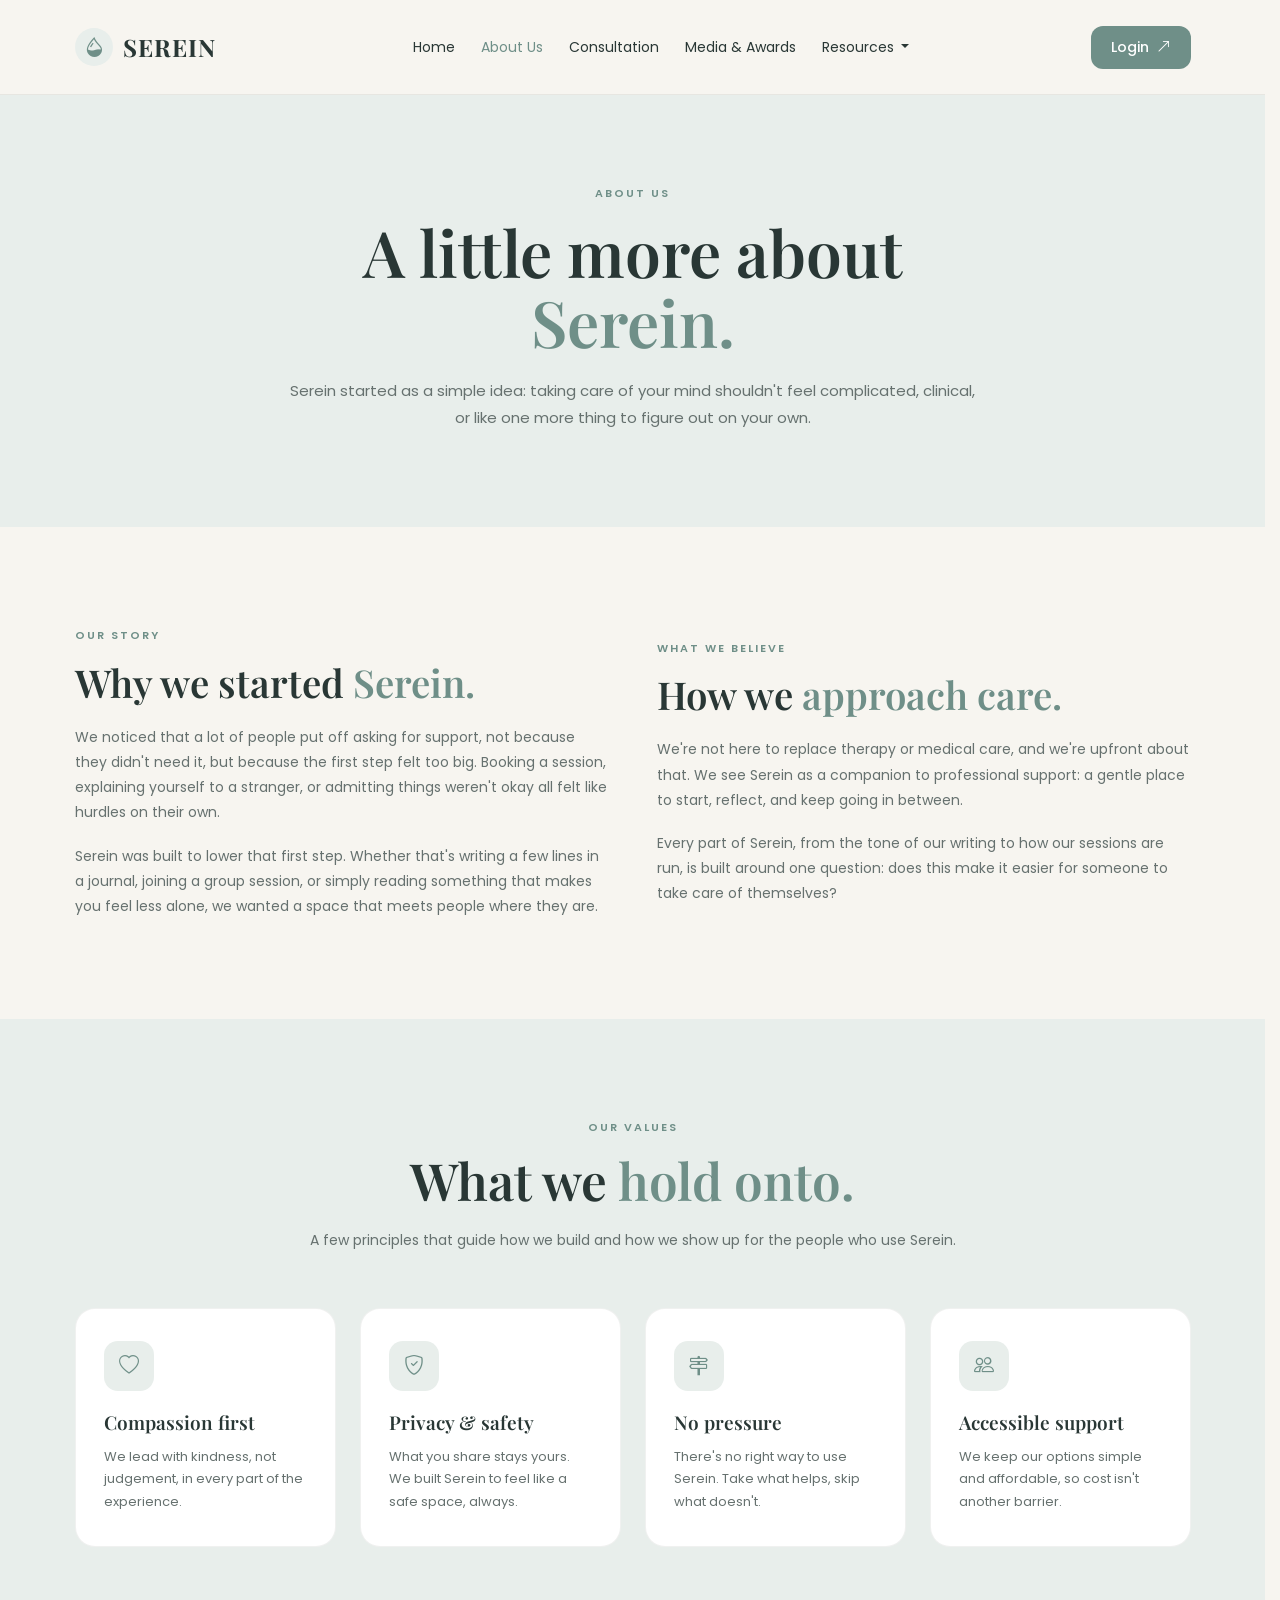
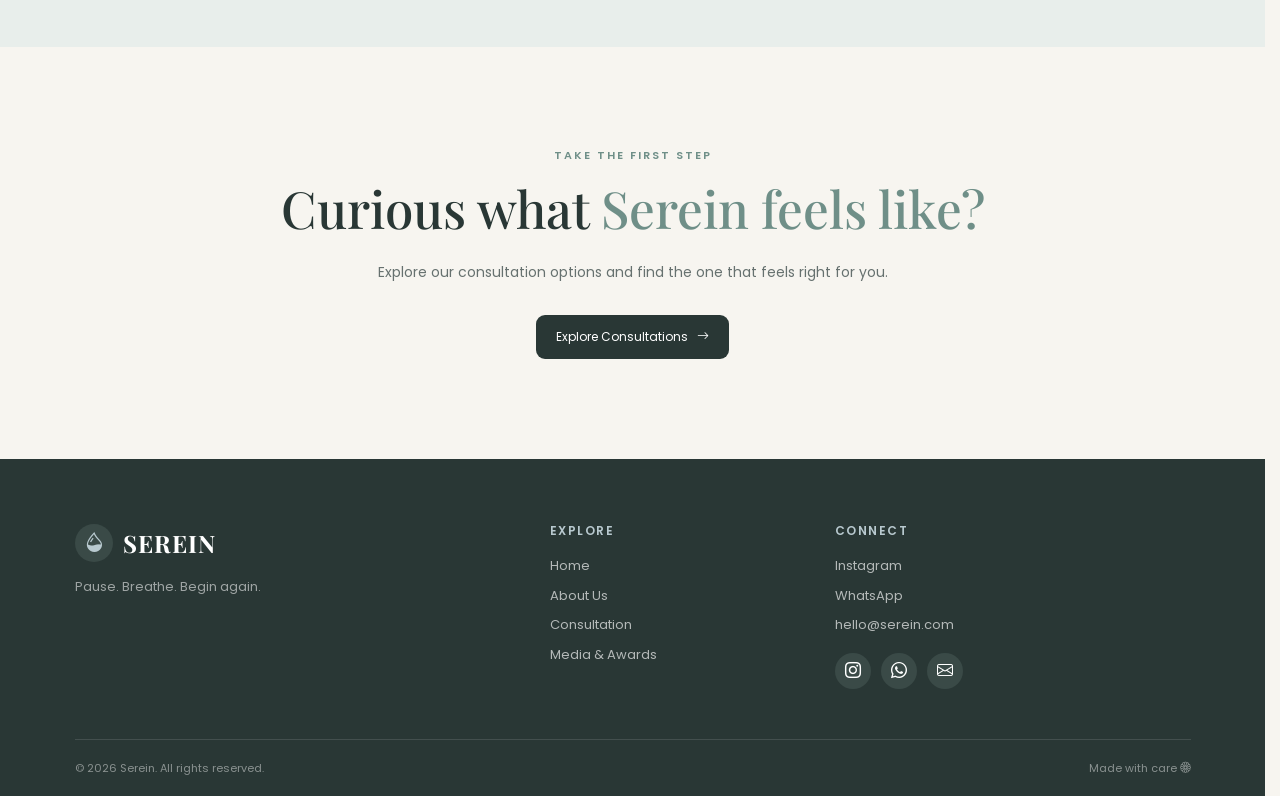
<file: about.html>
<!DOCTYPE html>
<html lang="en">
<head>
    <meta charset="UTF-8">
    <meta name="viewport" content="width=device-width, initial-scale=1.0">
    <link rel="stylesheet" href="https://cdn.jsdelivr.net/npm/bootstrap-icons@1.11.3/font/bootstrap-icons.min.css">
    <link href="https://cdn.jsdelivr.net/npm/bootstrap@5.3.3/dist/css/bootstrap.min.css" rel="stylesheet">
    <link rel="preconnect" href="https://fonts.googleapis.com">
    <link rel="preconnect" href="https://fonts.gstatic.com" crossorigin>
    <link href="https://fonts.googleapis.com/css2?family=Playfair+Display:wght@600;700&family=Poppins:wght@400;500;600;700&display=swap" rel="stylesheet">
    <link rel="stylesheet" href="about.css">
    <title>Serein - About Us</title>
</head>
<body>

 <!-- Nav bar -->
    <nav class="navbar navbar-expand-lg serene-navbar sticky-top">
    <div class="container">
        <!-- LOGO -->
        <a class="navbar-brand serene-brand" href="index.html">
            <span class="brand-icon">
                <i class="bi bi-droplet-half"></i>
            </span>
            <span class="brand-name">
                SEREIN
            </span>
        </a>

        <!-- MOBILE TOGGLER -->
        <button class="navbar-toggler"
            type="button"
            data-bs-toggle="collapse"
            data-bs-target="#sereneNavbar"
            aria-controls="sereneNavbar"
            aria-expanded="false"
            aria-label="Toggle navigation">
            <i class="bi bi-list"></i>
        </button>

        <!-- NAVIGATION -->
        <div class="collapse navbar-collapse"
            id="sereneNavbar">
            <ul class="navbar-nav mx-auto align-items-lg-center">

                <!-- HOME -->
                <li class="nav-item">
                    <a class="nav-link" href="index.html">Home</a>
                </li>

                <!-- ABOUT -->
                <li class="nav-item">
                    <a class="nav-link active" href="about.html">About Us</a>
                </li>

                <!-- CONSULTATION -->
                <li class="nav-item">
                    <a class="nav-link" href="consult.html">Consultation</a>
                </li>

                <!-- MEDIA & AWARDS -->
                <li class="nav-item">
                    <a class="nav-link" href="media.html"> Media & Awards </a>
                </li>

                <!-- RESOURCES DROPDOWN -->
                <li class="nav-item dropdown">
                    <a class="nav-link dropdown-toggle" href="#" id="resourcesDropdown" role="button"  data-bs-toggle="dropdown" aria-expanded="false"> Resources </a>
                    <ul class="dropdown-menu resources-menu"
                        aria-labelledby="resourcesDropdown">
                        <!-- JOURNAL -->
                        <li>
                            <a class="dropdown-item" href="journal.html">
                                <span class="resource-icon">
                                    <i class="bi bi-journal-text"></i>
                                </span>
                                <span>
                                    <strong>Journal</strong>
                                    <small>
                                        Write down what's on your mind.
                                    </small>
                                </span>
                            </a>
                        </li>

                        <!-- SELF REFLECTION -->
                        <li>
                            <a class="dropdown-item" href="javascript:void(0)">
                                <span class="resource-icon">
                                    <i class="bi bi-chat-heart"></i>
                                </span>
                                <span>
                                    <strong>Self Reflection</strong>
                                    <small>
                                        Pause and understand yourself.
                                    </small>
                                </span>
                            </a>
                        </li>

                        <!-- BREATHE -->
                        <li>
                            <a class="dropdown-item" href="javascript:void(0)">
                                <span class="resource-icon">
                                    <i class="bi bi-wind"></i>
                                </span>
                                <span>
                                    <strong>Breathe</strong>
                                    <small>
                                        Take a calming moment.
                                    </small>
                                </span>
                            </a>
                        </li>

                        <!-- GROUND YOURSELF -->
                        <li>
                            <a class="dropdown-item" href="javascript:void(0)">
                                <span class="resource-icon">
                                    <i class="bi bi-flower1"></i>
                                </span>
                                <span>
                                    <strong>Ground Yourself</strong>
                                    <small>
                                        Return to the present moment.
                                    </small>
                                </span>
                            </a>
                        </li>
                    </ul>
                </li>
            </ul>

            <!-- LOGIN BUTTON -->
            <div class="nav-login" id="navLoginArea">
                <a href="login.html" class="login-btn">Login<i class="bi bi-arrow-up-right"></i></a>
            </div>
        </div>
    </div>
</nav>


<!-- ABOUT HERO -->
<section class="about-hero">
    <div class="container">
        <div class="about-hero-box text-center">
            <p class="section-eyebrow">ABOUT US</p>
            <h1>
                A little more about
                <span>Serein.</span>
            </h1>
            <p class="about-description">
                Serein started as a simple idea: taking care of your mind
                shouldn't feel complicated, clinical, or like one more thing
                to figure out on your own.
            </p>
        </div>
    </div>
</section>

<!-- OUR STORY -->
<section class="story-section">
    <div class="container">
        <div class="row align-items-center g-5">
            <div class="col-lg-6">
                <p class="section-eyebrow">OUR STORY</p>
                <h2>Why we started <span>Serein.</span></h2>
                <p class="story-text">
                    We noticed that a lot of people put off asking for support,
                    not because they didn't need it, but because the first step
                    felt too big. Booking a session, explaining yourself to a
                    stranger, or admitting things weren't okay all felt like
                    hurdles on their own.
                </p>
                <p class="story-text">
                    Serein was built to lower that first step. Whether that's
                    writing a few lines in a journal, joining a group session,
                    or simply reading something that makes you feel less alone,
                    we wanted a space that meets people where they are.
                </p>
            </div>

            <div class="col-lg-6">
                <p class="section-eyebrow">WHAT WE BELIEVE</p>
                <h2>How we <span>approach care.</span></h2>
                <p class="story-text">
                    We're not here to replace therapy or medical care, and we're
                    upfront about that. We see Serein as a companion to
                    professional support: a gentle place to start, reflect, and
                    keep going in between.
                </p>
                <p class="story-text">
                    Every part of Serein, from the tone of our writing to how
                    our sessions are run, is built around one question: does
                    this make it easier for someone to take care of themselves?
                </p>
            </div>
        </div>
    </div>
</section>

<!-- OUR VALUES -->
<section class="values-section">
    <div class="container">
        <div class="section-heading text-center">
            <p class="section-eyebrow">OUR VALUES</p>
            <h2>What we <span>hold onto.</span></h2>
            <p>
                A few principles that guide how we build and how we show up
                for the people who use Serein.
            </p>
        </div>

        <div class="row g-4">
            <div class="col-lg-3 col-md-6">
                <div class="value-card">
                    <div class="value-icon"><i class="bi bi-heart"></i></div>
                    <h3>Compassion first</h3>
                    <p>We lead with kindness, not judgement, in every part of the experience.</p>
                </div>
            </div>

            <div class="col-lg-3 col-md-6">
                <div class="value-card">
                    <div class="value-icon"><i class="bi bi-shield-check"></i></div>
                    <h3>Privacy & safety</h3>
                    <p>What you share stays yours. We built Serein to feel like a safe space, always.</p>
                </div>
            </div>

            <div class="col-lg-3 col-md-6">
                <div class="value-card">
                    <div class="value-icon"><i class="bi bi-signpost-2"></i></div>
                    <h3>No pressure</h3>
                    <p>There's no right way to use Serein. Take what helps, skip what doesn't.</p>
                </div>
            </div>

            <div class="col-lg-3 col-md-6">
                <div class="value-card">
                    <div class="value-icon"><i class="bi bi-people"></i></div>
                    <h3>Accessible support</h3>
                    <p>We keep our options simple and affordable, so cost isn't another barrier.</p>
                </div>
            </div>
        </div>
    </div>
</section>

<!-- FINAL CTA -->
<section class="consult-cta">
    <div class="container">
        <div class="consult-cta-box text-center">
            <p class="section-eyebrow">TAKE THE FIRST STEP</p>
            <h2>
                Curious what
                <span>Serein feels like?</span>
            </h2>
            <p>
                Explore our consultation options and find the one that
                feels right for you.
            </p>
            <a href="consult.html" class="cta-button">
                Explore Consultations
                <i class="bi bi-arrow-right"></i>
            </a>
        </div>
    </div>
</section>

<!-- FOOTER -->
<footer class="serein-footer">
    <div class="container">
        <div class="row g-4 footer-main">
            <div class="col-lg-5">
                <a href="index.html" class="footer-brand">
                    <span class="brand-icon">
                        <i class="bi bi-droplet-half"></i>
                    </span>
                    <span class="brand-name">SEREIN</span>
                </a>
                <p class="footer-tagline">Pause. Breathe. Begin again.</p>
            </div>

            <div class="col-lg-3 col-md-4">
                <h4>Explore</h4>
                <a href="index.html">Home</a>
                <a href="about.html">About Us</a>
                <a href="consult.html">Consultation</a>
                <a href="media.html">Media & Awards</a>
            </div>

            <div class="col-lg-4 col-md-8">
                <h4>Connect</h4>
                <a href="">Instagram</a>
                <a href="">WhatsApp</a>
                <a href="">hello@serein.com</a>

                <div class="footer-socials">
                    <a href=""><i class="bi bi-instagram"></i></a>
                    <a href=""><i class="bi bi-whatsapp"></i></a>
                    <a href="mailto:hello@serein.com"><i class="bi bi-envelope"></i></a>
                </div>
            </div>
        </div>

        <div class="footer-bottom">
            <p>© 2026 Serein. All rights reserved.</p>
            <p>Made with care <i class="bi bi-flower1"></i></p>
        </div>
    </div>
</footer>

<script src="https://cdn.jsdelivr.net/npm/bootstrap@5.3.3/dist/js/bootstrap.bundle.min.js"></script>
<script src="storage.js"></script>
</body>
</html>
</file>
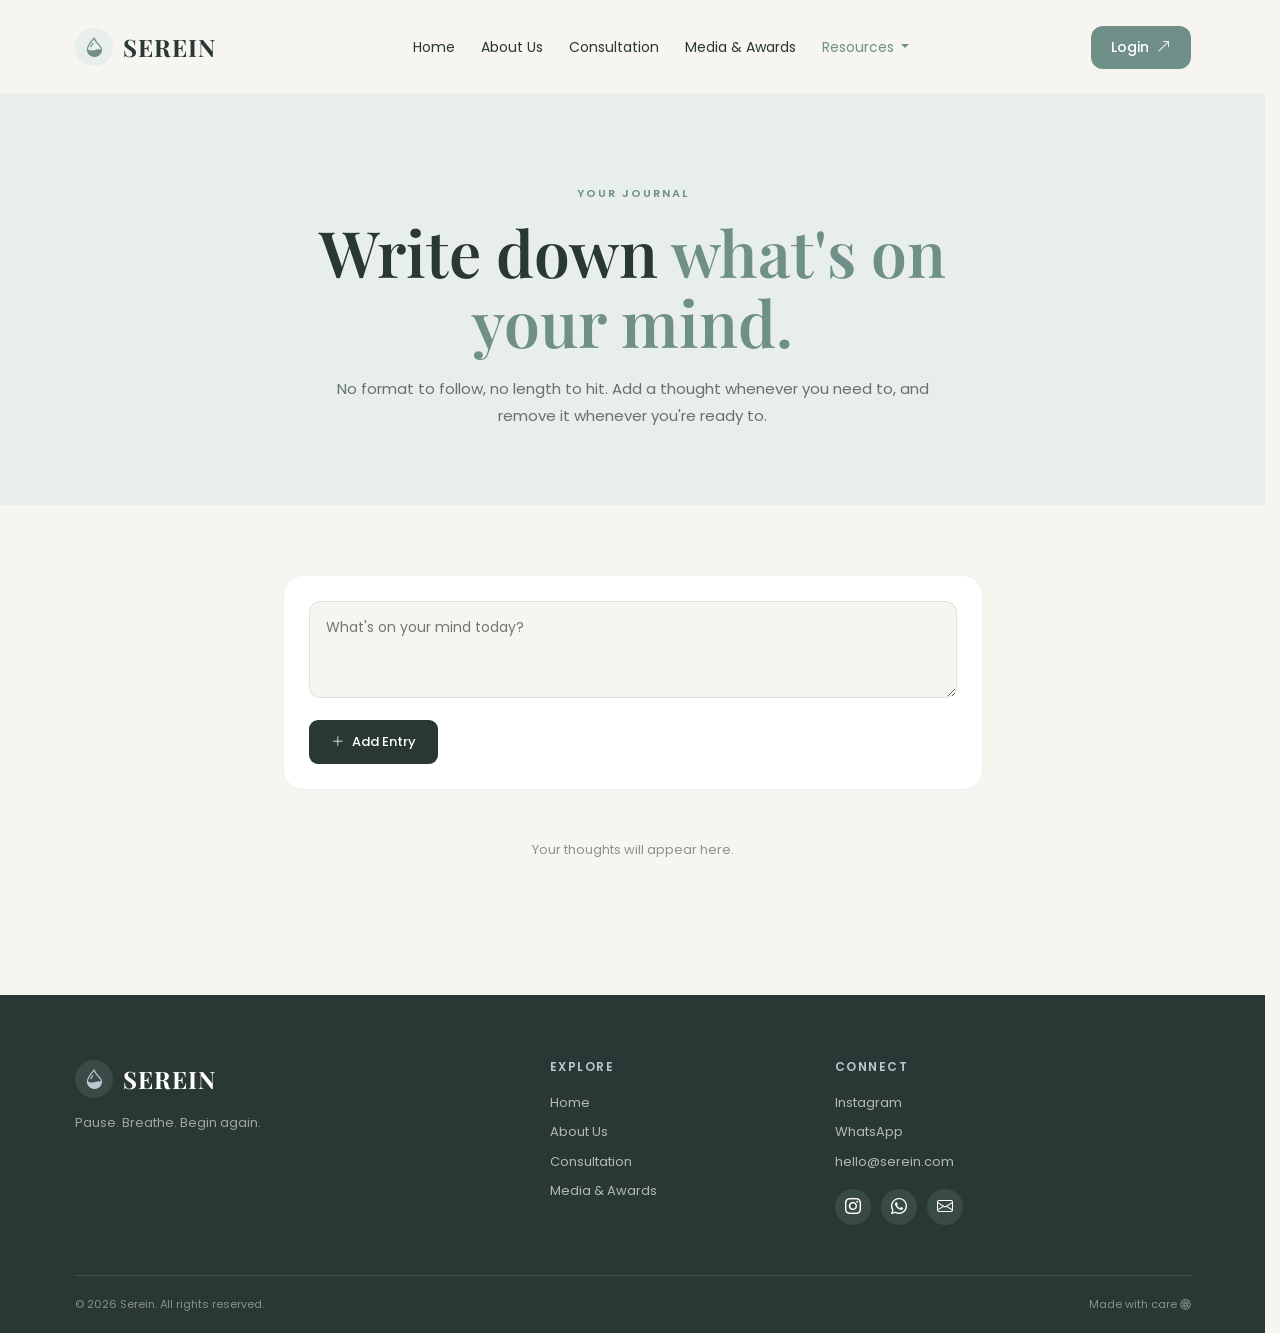
<file: journal.html>
<!DOCTYPE html>
<html lang="en">
<head>
    <meta charset="UTF-8">
    <meta name="viewport" content="width=device-width, initial-scale=1.0">
    <link rel="stylesheet" href="https://cdn.jsdelivr.net/npm/bootstrap-icons@1.11.3/font/bootstrap-icons.min.css">
    <link href="https://cdn.jsdelivr.net/npm/bootstrap@5.3.3/dist/css/bootstrap.min.css" rel="stylesheet">
    <link rel="preconnect" href="https://fonts.googleapis.com">
    <link rel="preconnect" href="https://fonts.gstatic.com" crossorigin>
    <link href="https://fonts.googleapis.com/css2?family=Playfair+Display:wght@600;700&family=Poppins:wght@400;500;600;700&display=swap" rel="stylesheet">
    <link rel="stylesheet" href="journal.css">
    <title>Serein - Journal</title>
</head>
<body>

 <!-- Nav bar -->
    <nav class="navbar navbar-expand-lg serene-navbar sticky-top">
    <div class="container">
        <!-- LOGO -->
        <a class="navbar-brand serene-brand" href="index.html">
            <span class="brand-icon">
                <i class="bi bi-droplet-half"></i>
            </span>
            <span class="brand-name">
                SEREIN
            </span>
        </a>

        <!-- MOBILE TOGGLER -->
        <button class="navbar-toggler"
            type="button"
            data-bs-toggle="collapse"
            data-bs-target="#sereneNavbar"
            aria-controls="sereneNavbar"
            aria-expanded="false"
            aria-label="Toggle navigation">
            <i class="bi bi-list"></i>
        </button>

        <!-- NAVIGATION -->
        <div class="collapse navbar-collapse"
            id="sereneNavbar">
            <ul class="navbar-nav mx-auto align-items-lg-center">

                <!-- HOME -->
                <li class="nav-item">
                    <a class="nav-link" href="index.html">Home</a>
                </li>

                <!-- ABOUT -->
                <li class="nav-item">
                    <a class="nav-link" href="about.html">About Us</a>
                </li>

                <!-- CONSULTATION -->
                <li class="nav-item">
                    <a class="nav-link" href="consult.html">Consultation</a>
                </li>

                <!-- MEDIA & AWARDS -->
                <li class="nav-item">
                    <a class="nav-link" href="media.html"> Media & Awards </a>
                </li>

                <!-- RESOURCES DROPDOWN -->
                <li class="nav-item dropdown">
                    <a class="nav-link dropdown-toggle active" href="#" id="resourcesDropdown" role="button"  data-bs-toggle="dropdown" aria-expanded="false"> Resources </a>
                    <ul class="dropdown-menu resources-menu"
                        aria-labelledby="resourcesDropdown">
                        <!-- JOURNAL -->
                        <li>
                            <a class="dropdown-item" href="journal.html">
                                <span class="resource-icon">
                                    <i class="bi bi-journal-text"></i>
                                </span>
                                <span>
                                    <strong>Journal</strong>
                                    <small>
                                        Write down what's on your mind.
                                    </small>
                                </span>
                            </a>
                        </li>

                        <!-- SELF REFLECTION (dummy, page not built yet) -->
                        <li>
                            <a class="dropdown-item" href="javascript:void(0)">
                                <span class="resource-icon">
                                    <i class="bi bi-chat-heart"></i>
                                </span>
                                <span>
                                    <strong>Self Reflection</strong>
                                    <small>
                                        Pause and understand yourself.
                                    </small>
                                </span>
                            </a>
                        </li>

                        <!-- BREATHE (dummy, page not built yet) -->
                        <li>
                            <a class="dropdown-item" href="javascript:void(0)">
                                <span class="resource-icon">
                                    <i class="bi bi-wind"></i>
                                </span>
                                <span>
                                    <strong>Breathe</strong>
                                    <small>
                                        Take a calming moment.
                                    </small>
                                </span>
                            </a>
                        </li>

                        <!-- GROUND YOURSELF (dummy, page not built yet) -->
                        <li>
                            <a class="dropdown-item" href="javascript:void(0)">
                                <span class="resource-icon">
                                    <i class="bi bi-flower1"></i>
                                </span>
                                <span>
                                    <strong>Ground Yourself</strong>
                                    <small>
                                        Return to the present moment.
                                    </small>
                                </span>
                            </a>
                        </li>
                    </ul>
                </li>
            </ul>

            <!-- LOGIN BUTTON -->
            <div class="nav-login" id="navLoginArea">
                <a href="login.html" class="login-btn">Login<i class="bi bi-arrow-up-right"></i></a>
            </div>
        </div>
    </div>
</nav>


<!-- JOURNAL HERO -->
<section class="journal-hero">
    <div class="container">
        <div class="journal-hero-box text-center">
            <p class="section-eyebrow">YOUR JOURNAL</p>
            <h1>
                Write down
                <span>what's on your mind.</span>
            </h1>
            <p class="journal-description">
                No format to follow, no length to hit. Add a thought whenever
                you need to, and remove it whenever you're ready to.
            </p>
        </div>
    </div>
</section>

<!-- JOURNAL APP -->
<section class="journal-section">
    <div class="container">
        <div class="journal-wrapper">

            <!-- ADD ENTRY -->
            <div class="journal-card">
                <textarea id="entryInput" rows="3" placeholder="What's on your mind today?"></textarea>
                <button type="button" onclick="addEntry()">
                    <i class="bi bi-plus-lg"></i>
                    Add Entry
                </button>
            </div>

            <!-- ENTRIES LIST -->
            <ul id="journalList" class="journal-list"></ul>

            <p id="emptyState" class="empty-state">Your thoughts will appear here.</p>

        </div>
    </div>
</section>

<!-- FOOTER -->
<footer class="serein-footer">
    <div class="container">
        <div class="row g-4 footer-main">
            <div class="col-lg-5">
                <a href="index.html" class="footer-brand">
                    <span class="brand-icon">
                        <i class="bi bi-droplet-half"></i>
                    </span>
                    <span class="brand-name">SEREIN</span>
                </a>
                <p class="footer-tagline">Pause. Breathe. Begin again.</p>
            </div>

            <div class="col-lg-3 col-md-4">
                <h4>Explore</h4>
                <a href="index.html">Home</a>
                <a href="about.html">About Us</a>
                <a href="consult.html">Consultation</a>
                <a href="media.html">Media & Awards</a>
            </div>

            <div class="col-lg-4 col-md-8">
                <h4>Connect</h4>
                <a href="">Instagram</a>
                <a href="">WhatsApp</a>
                <a href="">hello@serein.com</a>

                <div class="footer-socials">
                    <a href=""><i class="bi bi-instagram"></i></a>
                    <a href=""><i class="bi bi-whatsapp"></i></a>
                    <a href=""><i class="bi bi-envelope"></i></a>
                </div>
            </div>
        </div>

        <div class="footer-bottom">
            <p>© 2026 Serein. All rights reserved.</p>
            <p>Made with care <i class="bi bi-flower1"></i></p>
        </div>
    </div>
</footer>

<script src="https://cdn.jsdelivr.net/npm/bootstrap@5.3.3/dist/js/bootstrap.bundle.min.js"></script>
<script src="storage.js"></script>
<script>
    function addEntry() {
        let input = document.getElementById('entryInput');
        let text = input.value.trim();

        if (text === '') {
            alert('Please write something before adding.');
            return;
        }

        let li = document.createElement('li');
        li.className = 'journal-item';

        let content = document.createElement('div');
        content.className = 'journal-item-content';

        let p = document.createElement('p');
        p.textContent = text;

        let date = document.createElement('small');
        date.textContent = new Date().toLocaleDateString('en-US', {
            month: 'short',
            day: 'numeric',
            year: 'numeric'
        });

        content.appendChild(p);
        content.appendChild(date);

        let deleteBtn = document.createElement('button');
        deleteBtn.type = 'button';
        deleteBtn.className = 'journal-delete';
        deleteBtn.innerHTML = '<i class="bi bi-trash3"></i>';
        deleteBtn.onclick = function () {
            li.remove();
            toggleEmptyState();
        };

        li.appendChild(content);
        li.appendChild(deleteBtn);

        document.getElementById('journalList').appendChild(li);

        input.value = '';
        toggleEmptyState();
    }

    function toggleEmptyState() {
        let list = document.getElementById('journalList');
        let empty = document.getElementById('emptyState');
        empty.style.display = list.children.length === 0 ? 'block' : 'none';
    }
</script>
</body>
</html>
</file>
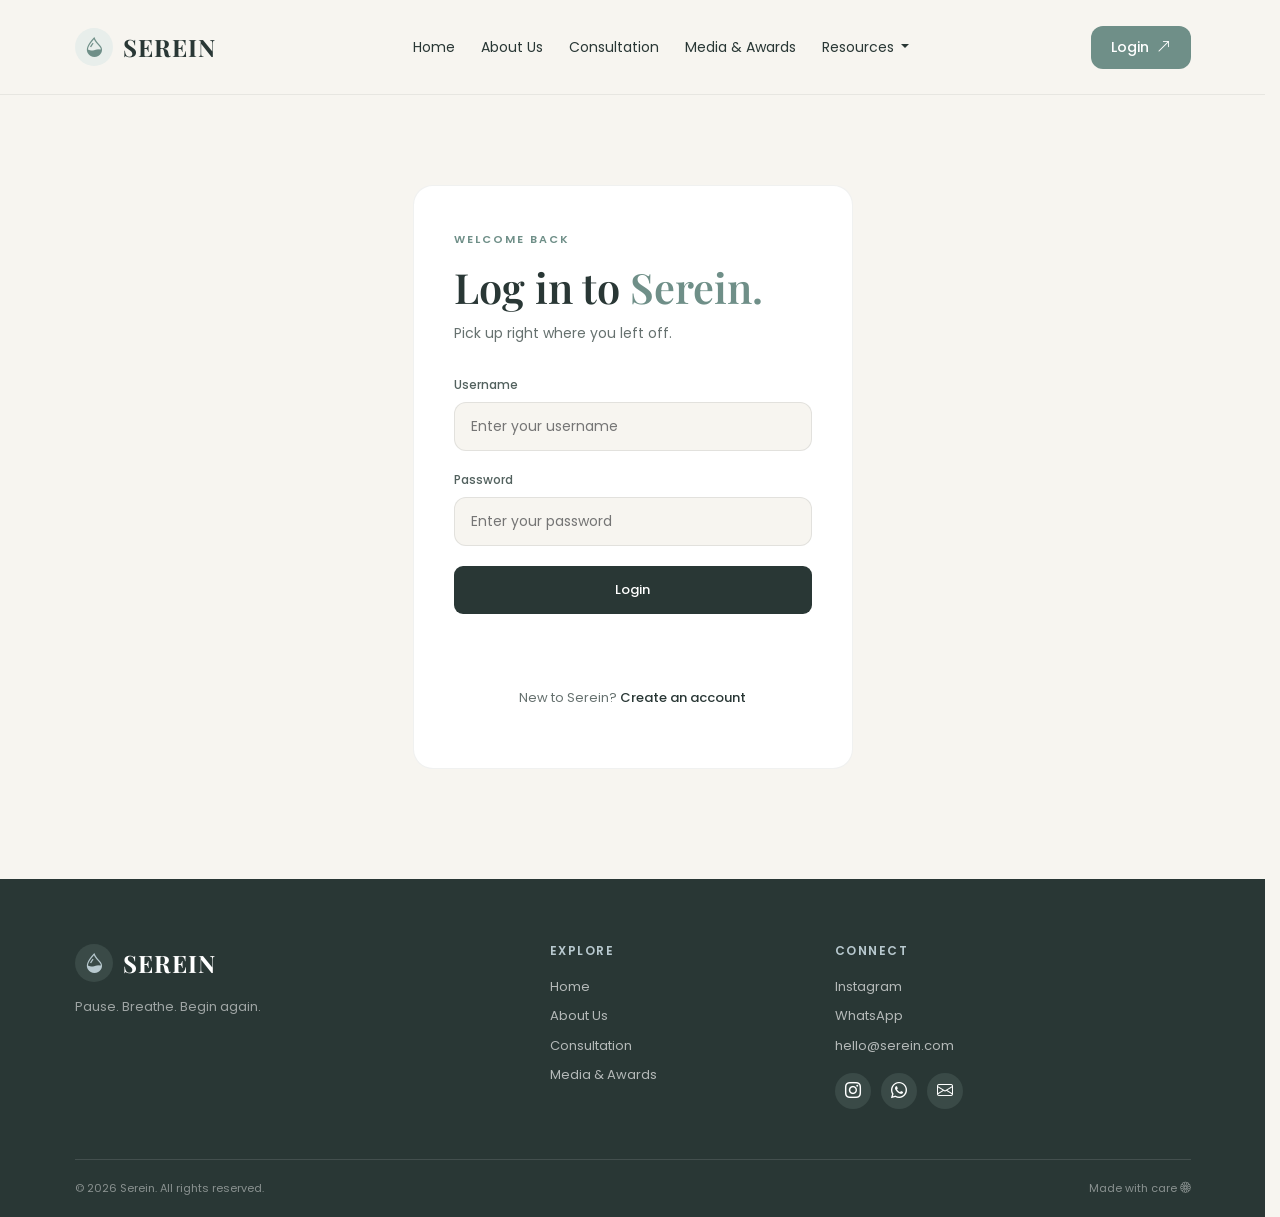
<file: login.html>
<!DOCTYPE html>
<html lang="en">
<head>
    <meta charset="UTF-8">
    <meta name="viewport" content="width=device-width, initial-scale=1.0">
    <link rel="stylesheet" href="https://cdn.jsdelivr.net/npm/bootstrap-icons@1.11.3/font/bootstrap-icons.min.css">
    <link href="https://cdn.jsdelivr.net/npm/bootstrap@5.3.3/dist/css/bootstrap.min.css" rel="stylesheet">
    <link rel="preconnect" href="https://fonts.googleapis.com">
    <link rel="preconnect" href="https://fonts.gstatic.com" crossorigin>
    <link href="https://fonts.googleapis.com/css2?family=Playfair+Display:wght@600;700&family=Poppins:wght@400;500;600;700&display=swap" rel="stylesheet">
    <link rel="stylesheet" href="login.css">
    <title>Serein - Login</title>
</head>
<body>

 <!-- Nav bar -->
    <nav class="navbar navbar-expand-lg serene-navbar sticky-top">
    <div class="container">
        <!-- LOGO -->
        <a class="navbar-brand serene-brand" href="index.html">
            <span class="brand-icon">
                <i class="bi bi-droplet-half"></i>
            </span>
            <span class="brand-name">
                SEREIN
            </span>
        </a>

        <!-- MOBILE TOGGLER -->
        <button class="navbar-toggler"
            type="button"
            data-bs-toggle="collapse"
            data-bs-target="#sereneNavbar"
            aria-controls="sereneNavbar"
            aria-expanded="false"
            aria-label="Toggle navigation">
            <i class="bi bi-list"></i>
        </button>

        <!-- NAVIGATION -->
        <div class="collapse navbar-collapse"
            id="sereneNavbar">
            <ul class="navbar-nav mx-auto align-items-lg-center">

                <!-- HOME -->
                <li class="nav-item">
                    <a class="nav-link" href="index.html">Home</a>
                </li>

                <!-- ABOUT -->
                <li class="nav-item">
                    <a class="nav-link" href="about.html">About Us</a>
                </li>

                <!-- CONSULTATION -->
                <li class="nav-item">
                    <a class="nav-link" href="consult.html">Consultation</a>
                </li>

                <!-- MEDIA & AWARDS -->
                <li class="nav-item">
                    <a class="nav-link" href="media.html"> Media & Awards </a>
                </li>

                <!-- RESOURCES DROPDOWN -->
                <li class="nav-item dropdown">
                    <a class="nav-link dropdown-toggle" href="#" id="resourcesDropdown" role="button"  data-bs-toggle="dropdown" aria-expanded="false"> Resources </a>
                    <ul class="dropdown-menu resources-menu"
                        aria-labelledby="resourcesDropdown">
                        <!-- JOURNAL -->
                        <li>
                            <a class="dropdown-item" href="journal.html">
                                <span class="resource-icon">
                                    <i class="bi bi-journal-text"></i>
                                </span>
                                <span>
                                    <strong>Journal</strong>
                                    <small>
                                        Write down what's on your mind.
                                    </small>
                                </span>
                            </a>
                        </li>

                        <!-- SELF REFLECTION (dummy, page not built yet) -->
                        <li>
                            <a class="dropdown-item" href="javascript:void(0)">
                                <span class="resource-icon">
                                    <i class="bi bi-chat-heart"></i>
                                </span>
                                <span>
                                    <strong>Self Reflection</strong>
                                    <small>
                                        Pause and understand yourself.
                                    </small>
                                </span>
                            </a>
                        </li>

                        <!-- BREATHE (dummy, page not built yet) -->
                        <li>
                            <a class="dropdown-item" href="javascript:void(0)">
                                <span class="resource-icon">
                                    <i class="bi bi-wind"></i>
                                </span>
                                <span>
                                    <strong>Breathe</strong>
                                    <small>
                                        Take a calming moment.
                                    </small>
                                </span>
                            </a>
                        </li>

                        <!-- GROUND YOURSELF (dummy, page not built yet) -->
                        <li>
                            <a class="dropdown-item" href="javascript:void(0)">
                                <span class="resource-icon">
                                    <i class="bi bi-flower1"></i>
                                </span>
                                <span>
                                    <strong>Ground Yourself</strong>
                                    <small>
                                        Return to the present moment.
                                    </small>
                                </span>
                            </a>
                        </li>
                    </ul>
                </li>
            </ul>

            <!-- LOGIN BUTTON -->
            <div class="nav-login" id="navLoginArea">
                <a href="login.html" class="login-btn">Login<i class="bi bi-arrow-up-right"></i></a>
            </div>
        </div>
    </div>
</nav>


<!-- LOGIN -->
<section class="auth-section">
    <div class="container">
        <div class="auth-card">
            <p class="section-eyebrow">WELCOME BACK</p>
            <h1>
                Log in to
                <span>Serein.</span>
            </h1>
            <p class="auth-description">
                Pick up right where you left off.
            </p>

            <form onsubmit="return false;">
                <label for="Luser">Username</label>
                <input type="text" id="Luser" placeholder="Enter your username">

                <label for="Lpsw">Password</label>
                <input type="password" id="Lpsw" placeholder="Enter your password">

                <button type="button" onclick="loginUser()">Login</button>

                <p id="Message" class="form-message"></p>
            </form>

            <p class="auth-switch">
                New to Serein? <a href="register.html">Create an account</a>
            </p>
        </div>
    </div>
</section>

<!-- FOOTER -->
<footer class="serein-footer">
    <div class="container">
        <div class="row g-4 footer-main">
            <div class="col-lg-5">
                <a href="index.html" class="footer-brand">
                    <span class="brand-icon">
                        <i class="bi bi-droplet-half"></i>
                    </span>
                    <span class="brand-name">SEREIN</span>
                </a>
                <p class="footer-tagline">Pause. Breathe. Begin again.</p>
            </div>

            <div class="col-lg-3 col-md-4">
                <h4>Explore</h4>
                <a href="index.html">Home</a>
                <a href="about.html">About Us</a>
                <a href="consult.html">Consultation</a>
                <a href="media.html">Media & Awards</a>
            </div>

            <div class="col-lg-4 col-md-8">
                <h4>Connect</h4>
                <a href="">Instagram</a>
                <a href="">WhatsApp</a>
                <a href="">hello@serein.com</a>

                <div class="footer-socials">
                    <a href=""><i class="bi bi-instagram"></i></a>
                    <a href=""><i class="bi bi-whatsapp"></i></a>
                    <a href=""><i class="bi bi-envelope"></i></a>
                </div>
            </div>
        </div>

        <div class="footer-bottom">
            <p>© 2026 Serein. All rights reserved.</p>
            <p>Made with care <i class="bi bi-flower1"></i></p>
        </div>
    </div>
</footer>

<script src="https://cdn.jsdelivr.net/npm/bootstrap@5.3.3/dist/js/bootstrap.bundle.min.js"></script>
<script src="storage.js"></script>
</body>
</html>
</file>
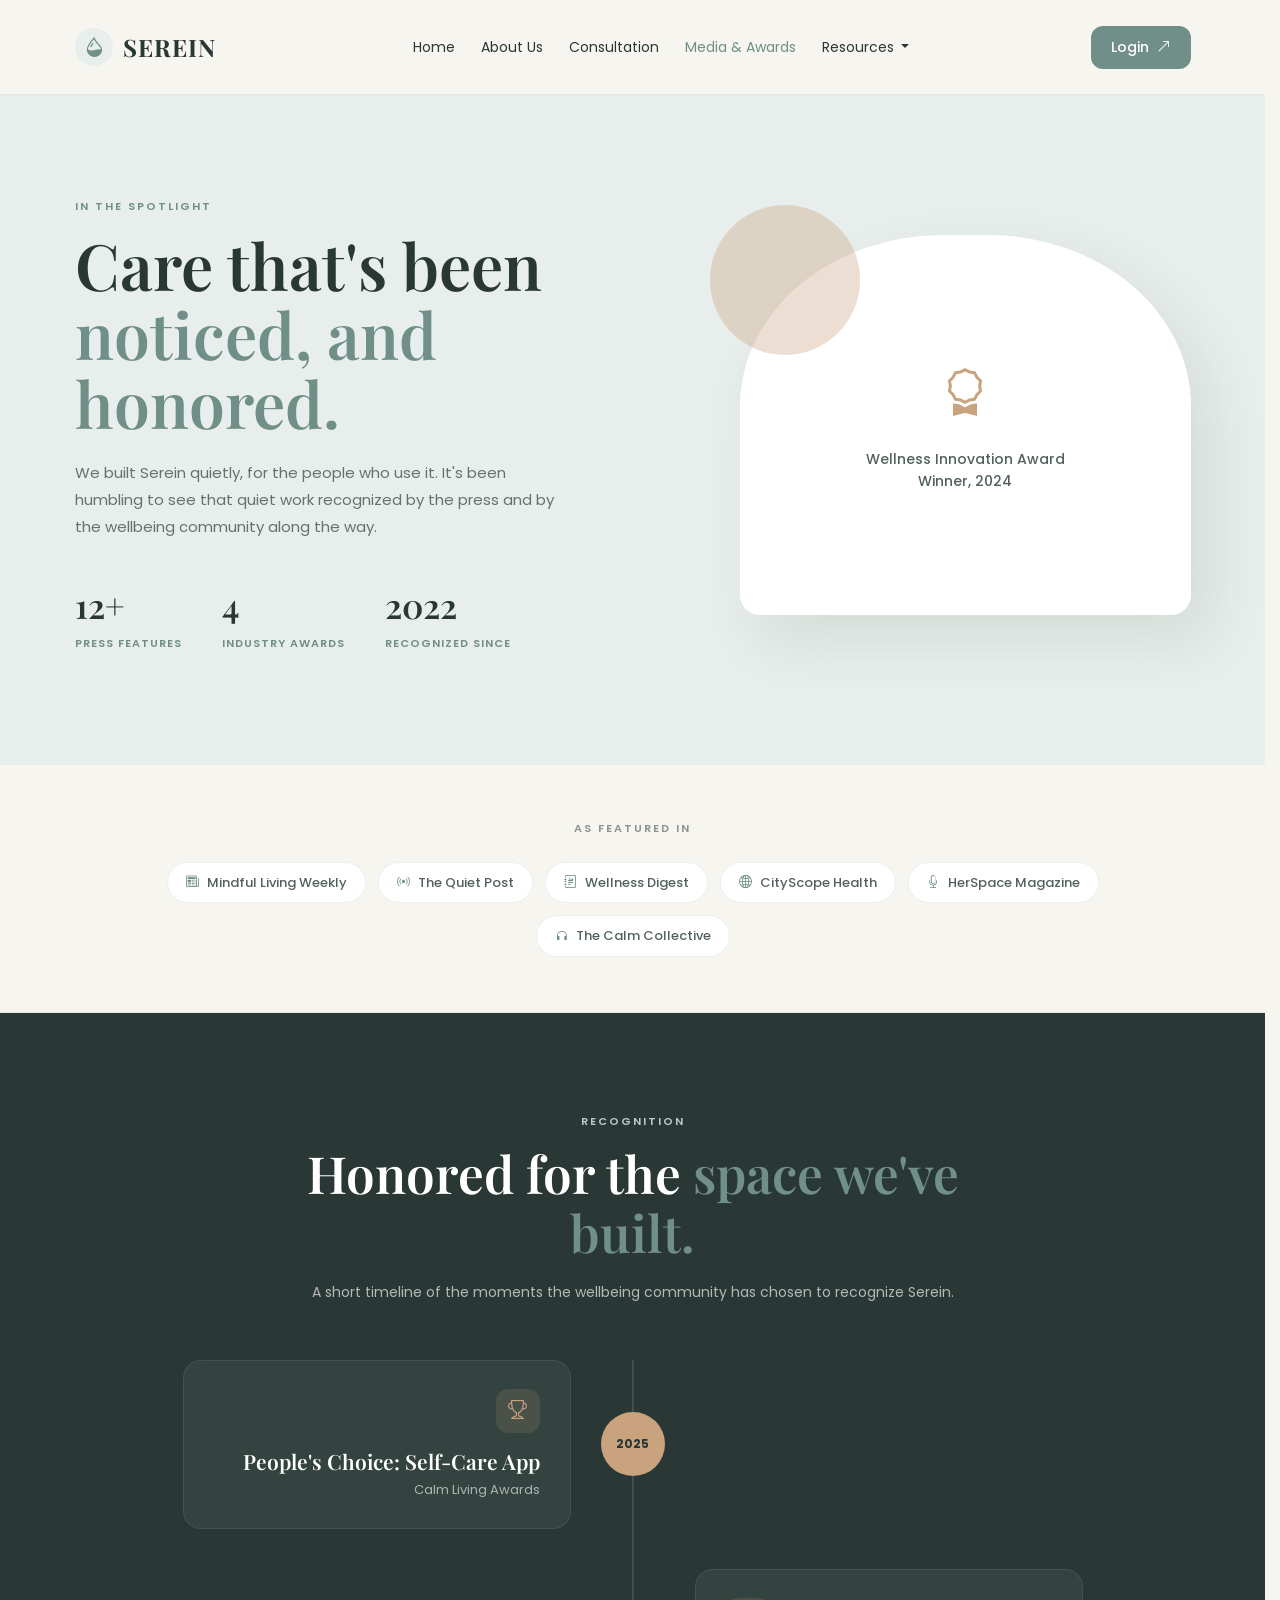
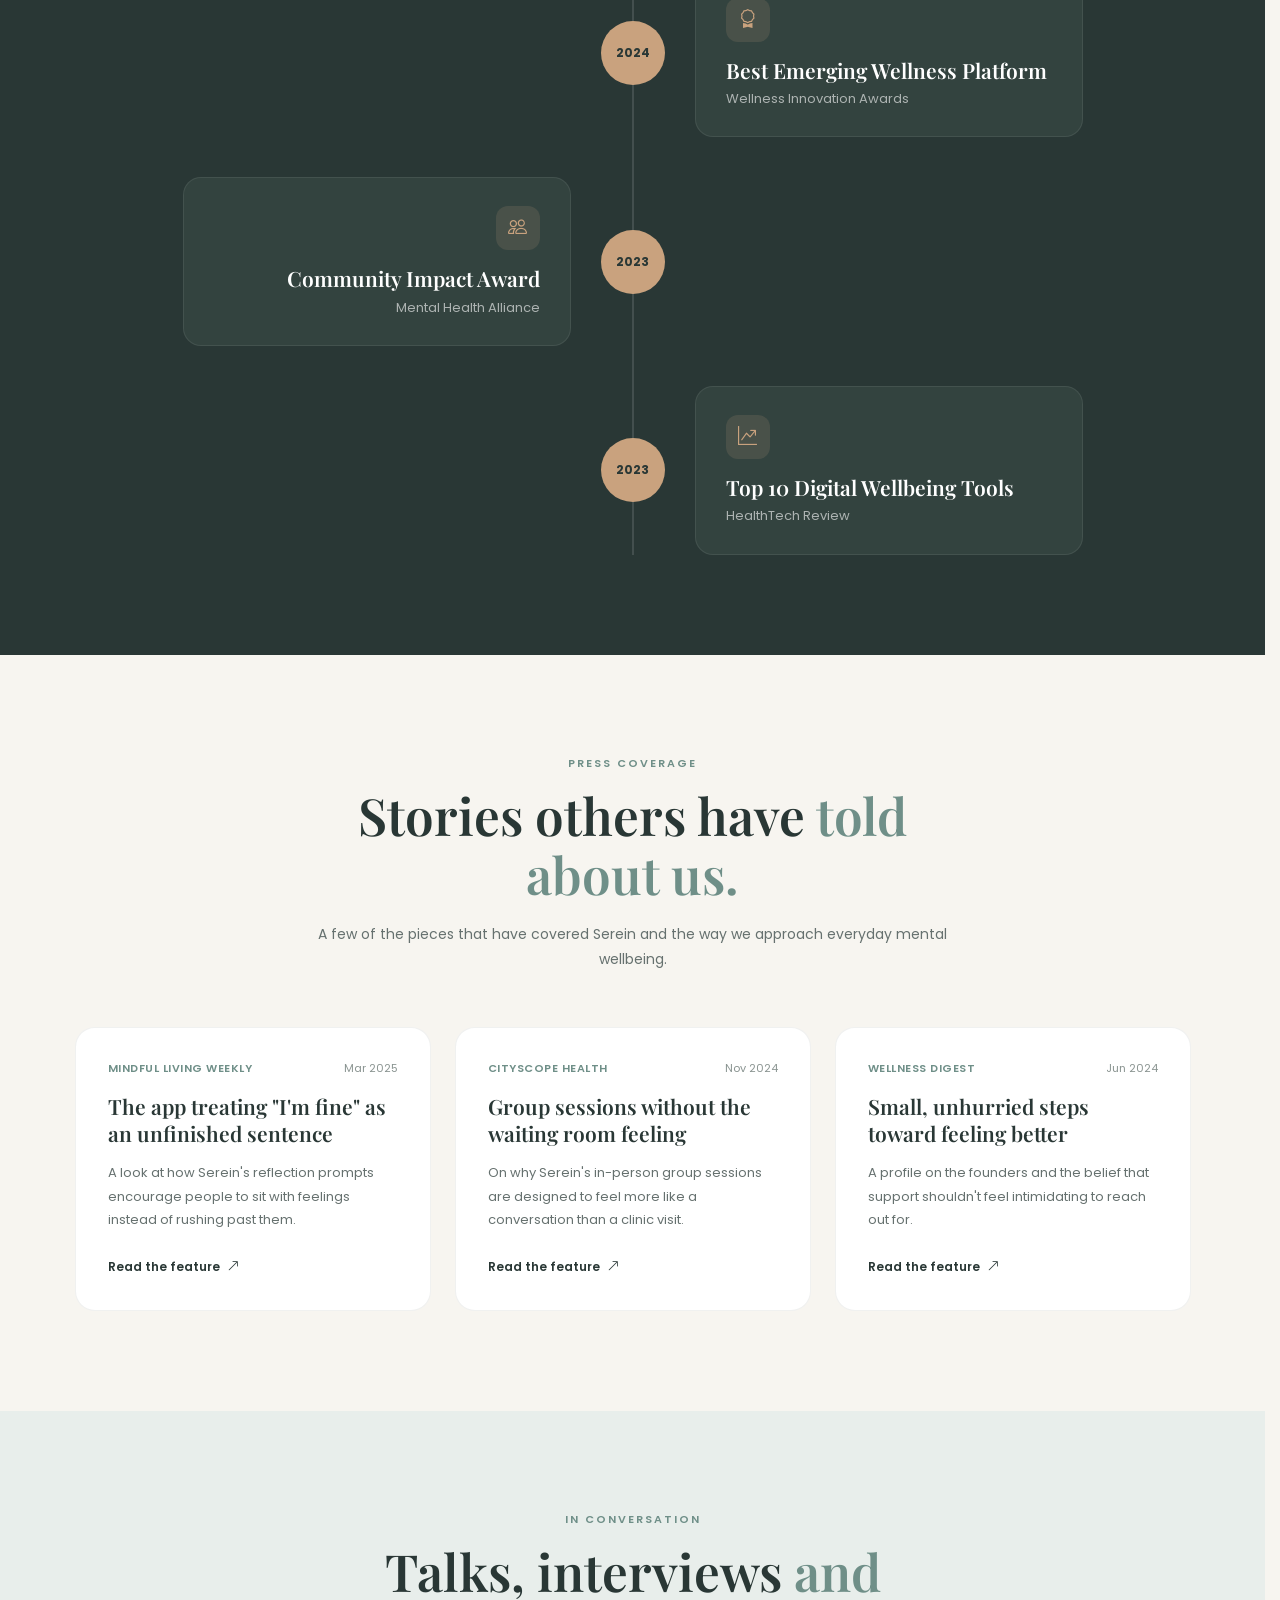
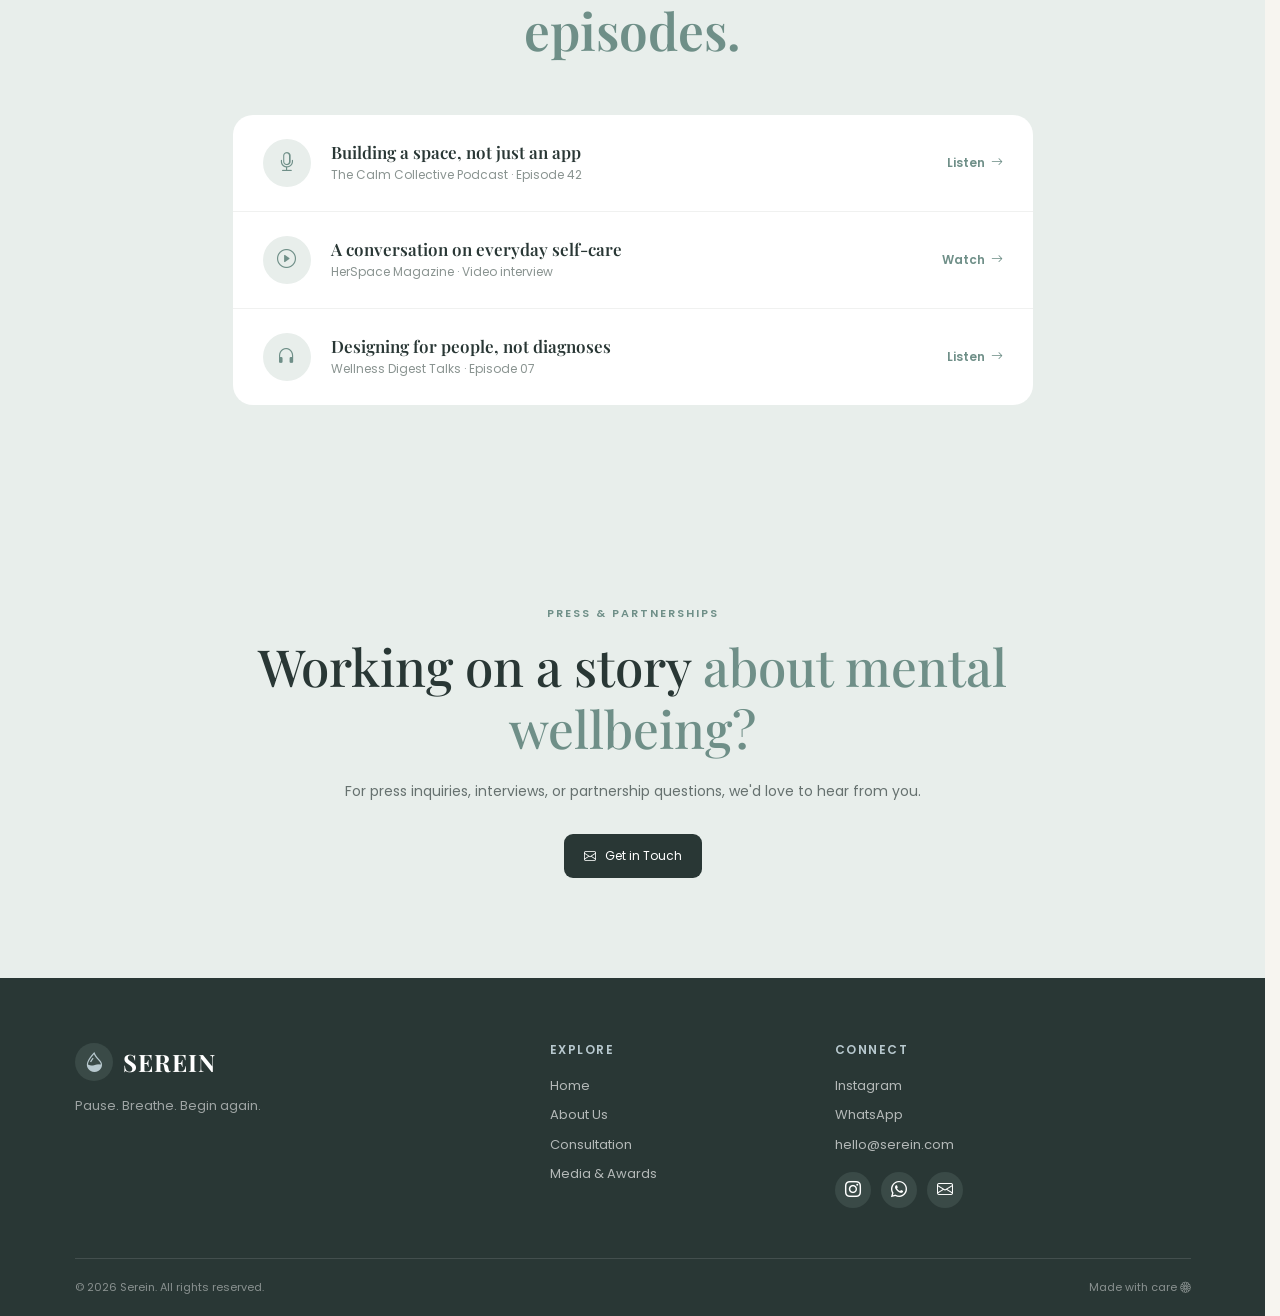
<file: media.html>
<!DOCTYPE html>
<html lang="en">
<head>
    <meta charset="UTF-8">
    <meta name="viewport" content="width=device-width, initial-scale=1.0">
    <link rel="stylesheet" href="https://cdn.jsdelivr.net/npm/bootstrap-icons@1.11.3/font/bootstrap-icons.min.css">
    <link href="https://cdn.jsdelivr.net/npm/bootstrap@5.3.3/dist/css/bootstrap.min.css" rel="stylesheet">
    <link rel="preconnect" href="https://fonts.googleapis.com">
    <link rel="preconnect" href="https://fonts.gstatic.com" crossorigin>
    <link href="https://fonts.googleapis.com/css2?family=Playfair+Display:wght@600;700&family=Poppins:wght@400;500;600;700&display=swap" rel="stylesheet">
    <link rel="stylesheet" href="media.css">
    <title>Serein - Media & Awards</title>
</head>
<body>

 <!-- Nav bar -->
    <nav class="navbar navbar-expand-lg serene-navbar sticky-top">
    <div class="container">
        <!-- LOGO -->
        <a class="navbar-brand serene-brand" href="index.html">
            <span class="brand-icon">
                <i class="bi bi-droplet-half"></i>
            </span>
            <span class="brand-name">
                SEREIN
            </span>
        </a>

        <!-- MOBILE TOGGLER -->
        <button class="navbar-toggler"
            type="button"
            data-bs-toggle="collapse"
            data-bs-target="#sereneNavbar"
            aria-controls="sereneNavbar"
            aria-expanded="false"
            aria-label="Toggle navigation">
            <i class="bi bi-list"></i>
        </button>

        <!-- NAVIGATION -->
        <div class="collapse navbar-collapse"
            id="sereneNavbar">
            <ul class="navbar-nav mx-auto align-items-lg-center">

                <!-- HOME -->
                <li class="nav-item">
                    <a class="nav-link" href="index.html">Home</a>
                </li>

                <!-- ABOUT -->
                <li class="nav-item">
                    <a class="nav-link" href="about.html">About Us</a>
                </li>

                <!-- CONSULTATION -->
                <li class="nav-item">
                    <a class="nav-link" href="consult.html">Consultation</a>
                </li>

                <!-- MEDIA & AWARDS -->
                <li class="nav-item">
                    <a class="nav-link active" href="media.html"> Media & Awards </a>
                </li>

                <!-- RESOURCES DROPDOWN -->
                <li class="nav-item dropdown">
                    <a class="nav-link dropdown-toggle" href="#" id="resourcesDropdown" role="button"  data-bs-toggle="dropdown" aria-expanded="false"> Resources </a>
                    <ul class="dropdown-menu resources-menu"
                        aria-labelledby="resourcesDropdown">
                        <!-- JOURNAL -->
                        <li>
                            <a class="dropdown-item" href="journal.html">
                                <span class="resource-icon">
                                    <i class="bi bi-journal-text"></i>
                                </span>
                                <span>
                                    <strong>Journal</strong>
                                    <small>
                                        Write down what's on your mind.
                                    </small>
                                </span>
                            </a>
                        </li>

                        <!-- SELF REFLECTION -->
                        <li>
                            <a class="dropdown-item" href="javascript:void(0)">
                                <span class="resource-icon">
                                    <i class="bi bi-chat-heart"></i>
                                </span>
                                <span>
                                    <strong>Self Reflection</strong>
                                    <small>
                                        Pause and understand yourself.
                                    </small>
                                </span>
                            </a>
                        </li>

                        <!-- BREATHE -->
                        <li>
                            <a class="dropdown-item" href="javascript:void(0)">
                                <span class="resource-icon">
                                    <i class="bi bi-wind"></i>
                                </span>
                                <span>
                                    <strong>Breathe</strong>
                                    <small>
                                        Take a calming moment.
                                    </small>
                                </span>
                            </a>
                        </li>

                        <!-- GROUND YOURSELF -->
                        <li>
                            <a class="dropdown-item" href="javascript:void(0)">
                                <span class="resource-icon">
                                    <i class="bi bi-flower1"></i>
                                </span>
                                <span>
                                    <strong>Ground Yourself</strong>
                                    <small>
                                        Return to the present moment.
                                    </small>
                                </span>
                            </a>
                        </li>
                    </ul>
                </li>
            </ul>

            <!-- LOGIN BUTTON -->
            <div class="nav-login" id="navLoginArea">
                <a href="login.html" class="login-btn">Login<i class="bi bi-arrow-up-right"></i></a>
            </div>
        </div>
    </div>
</nav>


<!-- MEDIA HERO -->
<section class="media-hero">
    <div class="container">
        <div class="row align-items-center media-hero-row">
            <div class="col-lg-7">
                <p class="section-eyebrow">IN THE SPOTLIGHT</p>
                <h1>
                    Care that's been
                    <span>noticed, and honored.</span>
                </h1>
                <p class="media-description">
                    We built Serein quietly, for the people who use it. It's been
                    humbling to see that quiet work recognized by the press and
                    by the wellbeing community along the way.
                </p>

                <!-- STAT ROW -->
                <div class="media-stats">
                    <div class="media-stat">
                        <span class="stat-number">12+</span>
                        <span class="stat-label">Press Features</span>
                    </div>
                    <div class="media-stat">
                        <span class="stat-number">4</span>
                        <span class="stat-label">Industry Awards</span>
                    </div>
                    <div class="media-stat">
                        <span class="stat-number">2022</span>
                        <span class="stat-label">Recognized Since</span>
                    </div>
                </div>
            </div>

            <div class="col-lg-5">
                <div class="media-hero-badge">
                    <div class="media-circle"></div>
                    <i class="bi bi-award"></i>
                    <span>Wellness Innovation Award<br>Winner, 2024</span>
                </div>
            </div>
        </div>
    </div>
</section>

<!-- AS FEATURED IN -->
<section class="featured-in-section">
    <div class="container">
        <p class="featured-in-label">As featured in</p>
        <div class="featured-in-row">
            <span class="press-badge"><i class="bi bi-newspaper"></i> Mindful Living Weekly</span>
            <span class="press-badge"><i class="bi bi-broadcast"></i> The Quiet Post</span>
            <span class="press-badge"><i class="bi bi-journal-richtext"></i> Wellness Digest</span>
            <span class="press-badge"><i class="bi bi-globe2"></i> CityScope Health</span>
            <span class="press-badge"><i class="bi bi-mic"></i> HerSpace Magazine</span>
            <span class="press-badge"><i class="bi bi-headphones"></i> The Calm Collective</span>
        </div>
    </div>
</section>

<!-- AWARDS TIMELINE -->
<section class="awards-section">
    <div class="container">
        <div class="section-heading text-center">
            <p class="section-eyebrow">RECOGNITION</p>
            <h2>Honored for the <span>space we've built.</span></h2>
            <p>
                A short timeline of the moments the wellbeing community has
                chosen to recognize Serein.
            </p>
        </div>

        <div class="awards-timeline">

            <!-- AWARD 2025 -->
            <div class="award-item">
                <div class="award-content">
                    <div class="award-card">
                        <div class="award-icon"><i class="bi bi-trophy"></i></div>
                        <h3>People's Choice: Self-Care App</h3>
                        <p>Calm Living Awards</p>
                    </div>
                </div>
                <div class="award-marker"><span>2025</span></div>
                <div class="award-spacer"></div>
            </div>

            <!-- AWARD 2024 -->
            <div class="award-item reverse">
                <div class="award-spacer"></div>
                <div class="award-marker"><span>2024</span></div>
                <div class="award-content">
                    <div class="award-card">
                        <div class="award-icon"><i class="bi bi-award"></i></div>
                        <h3>Best Emerging Wellness Platform</h3>
                        <p>Wellness Innovation Awards</p>
                    </div>
                </div>
            </div>

            <!-- AWARD 2023a -->
            <div class="award-item">
                <div class="award-content">
                    <div class="award-card">
                        <div class="award-icon"><i class="bi bi-people"></i></div>
                        <h3>Community Impact Award</h3>
                        <p>Mental Health Alliance</p>
                    </div>
                </div>
                <div class="award-marker"><span>2023</span></div>
                <div class="award-spacer"></div>
            </div>

            <!-- AWARD 2023b -->
            <div class="award-item reverse">
                <div class="award-spacer"></div>
                <div class="award-marker"><span>2023</span></div>
                <div class="award-content">
                    <div class="award-card">
                        <div class="award-icon"><i class="bi bi-graph-up-arrow"></i></div>
                        <h3>Top 10 Digital Wellbeing Tools</h3>
                        <p>HealthTech Review</p>
                    </div>
                </div>
            </div>

        </div>
    </div>
</section>

<!-- PRESS COVERAGE -->
<section class="press-section">
    <div class="container">
        <div class="section-heading text-center">
            <p class="section-eyebrow">PRESS COVERAGE</p>
            <h2>Stories others have <span>told about us.</span></h2>
            <p>
                A few of the pieces that have covered Serein and the way we
                approach everyday mental wellbeing.
            </p>
        </div>

        <div class="row g-4">
            <div class="col-lg-4">
                <div class="press-card">
                    <div class="press-card-top">
                        <span class="press-source">Mindful Living Weekly</span>
                        <span class="press-date">Mar 2025</span>
                    </div>
                    <h3>The app treating "I'm fine" as an unfinished sentence</h3>
                    <p>
                        A look at how Serein's reflection prompts encourage
                        people to sit with feelings instead of rushing past them.
                    </p>
                    <a href="#" class="press-link">Read the feature <i class="bi bi-arrow-up-right"></i></a>
                </div>
            </div>

            <div class="col-lg-4">
                <div class="press-card">
                    <div class="press-card-top">
                        <span class="press-source">CityScope Health</span>
                        <span class="press-date">Nov 2024</span>
                    </div>
                    <h3>Group sessions without the waiting room feeling</h3>
                    <p>
                        On why Serein's in-person group sessions are designed
                        to feel more like a conversation than a clinic visit.
                    </p>
                    <a href="#" class="press-link">Read the feature <i class="bi bi-arrow-up-right"></i></a>
                </div>
            </div>

            <div class="col-lg-4">
                <div class="press-card">
                    <div class="press-card-top">
                        <span class="press-source">Wellness Digest</span>
                        <span class="press-date">Jun 2024</span>
                    </div>
                    <h3>Small, unhurried steps toward feeling better</h3>
                    <p>
                        A profile on the founders and the belief that support
                        shouldn't feel intimidating to reach out for.
                    </p>
                    <a href="#" class="press-link">Read the feature <i class="bi bi-arrow-up-right"></i></a>
                </div>
            </div>
        </div>
    </div>
</section>

<!-- IN CONVERSATION -->
<section class="conversation-section">
    <div class="container">
        <div class="section-heading text-center">
            <p class="section-eyebrow">IN CONVERSATION</p>
            <h2>Talks, interviews <span>and episodes.</span></h2>
        </div>

        <div class="conversation-list">
            <div class="conversation-item">
                <div class="conversation-icon"><i class="bi bi-mic"></i></div>
                <div class="conversation-info">
                    <h4>Building a space, not just an app</h4>
                    <p>The Calm Collective Podcast &middot; Episode 42</p>
                </div>
                <a href="#" class="conversation-link">Listen <i class="bi bi-arrow-right"></i></a>
            </div>

            <div class="conversation-item">
                <div class="conversation-icon"><i class="bi bi-play-circle"></i></div>
                <div class="conversation-info">
                    <h4>A conversation on everyday self-care</h4>
                    <p>HerSpace Magazine &middot; Video interview</p>
                </div>
                <a href="#" class="conversation-link">Watch <i class="bi bi-arrow-right"></i></a>
            </div>

            <div class="conversation-item">
                <div class="conversation-icon"><i class="bi bi-headphones"></i></div>
                <div class="conversation-info">
                    <h4>Designing for people, not diagnoses</h4>
                    <p>Wellness Digest Talks &middot; Episode 07</p>
                </div>
                <a href="#" class="conversation-link">Listen <i class="bi bi-arrow-right"></i></a>
            </div>
        </div>
    </div>
</section>

<!-- FINAL CTA -->
<section class="consult-cta">
    <div class="container">
        <div class="consult-cta-box text-center">
            <p class="section-eyebrow">PRESS & PARTNERSHIPS</p>
            <h2>
                Working on a story
                <span>about mental wellbeing?</span>
            </h2>
            <p>
                For press inquiries, interviews, or partnership questions,
                we'd love to hear from you.
            </p>
            <a href="mailto:press@serein.com" class="cta-button">
                <i class="bi bi-envelope"></i>
                Get in Touch
            </a>
        </div>
    </div>
</section>

<!-- FOOTER -->
<footer class="serein-footer">
    <div class="container">
        <div class="row g-4 footer-main">
            <div class="col-lg-5">
                <a href="index.html" class="footer-brand">
                    <span class="brand-icon">
                        <i class="bi bi-droplet-half"></i>
                    </span>
                    <span class="brand-name">SEREIN</span>
                </a>
                <p class="footer-tagline">Pause. Breathe. Begin again.</p>
            </div>

            <div class="col-lg-3 col-md-4">
                <h4>Explore</h4>
                <a href="index.html">Home</a>
                <a href="about.html">About Us</a>
                <a href="consult.html">Consultation</a>
                <a href="media.html">Media & Awards</a>
            </div>

            <div class="col-lg-4 col-md-8">
                <h4>Connect</h4>
                <a href="">Instagram</a>
                <a href="">WhatsApp</a>
                <a href="">hello@serein.com</a>

                <div class="footer-socials">
                    <a href=""><i class="bi bi-instagram"></i></a>
                    <a href=""><i class="bi bi-whatsapp"></i></a>
                    <a href=""><i class="bi bi-envelope"></i></a>
                </div>
            </div>
        </div>

        <div class="footer-bottom">
            <p>© 2026 Serein. All rights reserved.</p>
            <p>Made with care <i class="bi bi-flower1"></i></p>
        </div>
    </div>
</footer>

<script src="https://cdn.jsdelivr.net/npm/bootstrap@5.3.3/dist/js/bootstrap.bundle.min.js"></script>
<script src="storage.js"></script>
</body>
</html>
</file>
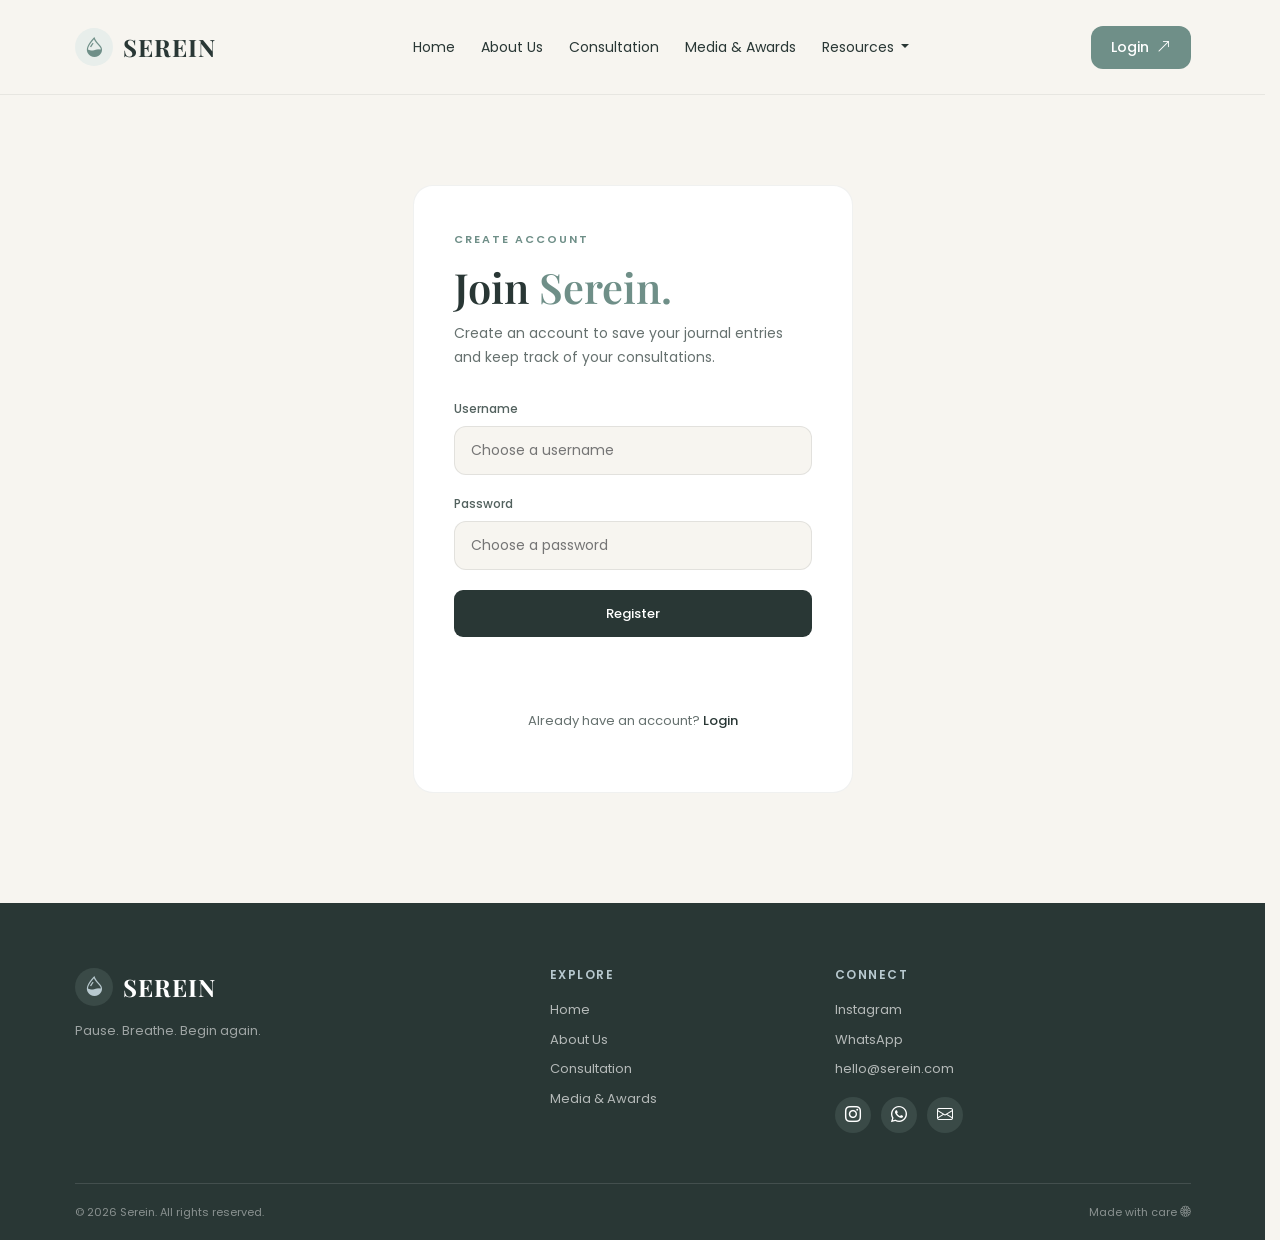
<file: register.html>
<!DOCTYPE html>
<html lang="en">
<head>
    <meta charset="UTF-8">
    <meta name="viewport" content="width=device-width, initial-scale=1.0">
    <link rel="stylesheet" href="https://cdn.jsdelivr.net/npm/bootstrap-icons@1.11.3/font/bootstrap-icons.min.css">
    <link href="https://cdn.jsdelivr.net/npm/bootstrap@5.3.3/dist/css/bootstrap.min.css" rel="stylesheet">
    <link rel="preconnect" href="https://fonts.googleapis.com">
    <link rel="preconnect" href="https://fonts.gstatic.com" crossorigin>
    <link href="https://fonts.googleapis.com/css2?family=Playfair+Display:wght@600;700&family=Poppins:wght@400;500;600;700&display=swap" rel="stylesheet">
    <link rel="stylesheet" href="register.css">
    <title>Serein - Register</title>
</head>
<body>

 <!-- Nav bar -->
    <nav class="navbar navbar-expand-lg serene-navbar sticky-top">
    <div class="container">
        <!-- LOGO -->
        <a class="navbar-brand serene-brand" href="index.html">
            <span class="brand-icon">
                <i class="bi bi-droplet-half"></i>
            </span>
            <span class="brand-name">
                SEREIN
            </span>
        </a>

        <!-- MOBILE TOGGLER -->
        <button class="navbar-toggler"
            type="button"
            data-bs-toggle="collapse"
            data-bs-target="#sereneNavbar"
            aria-controls="sereneNavbar"
            aria-expanded="false"
            aria-label="Toggle navigation">
            <i class="bi bi-list"></i>
        </button>

        <!-- NAVIGATION -->
        <div class="collapse navbar-collapse"
            id="sereneNavbar">
            <ul class="navbar-nav mx-auto align-items-lg-center">

                <!-- HOME -->
                <li class="nav-item">
                    <a class="nav-link" href="index.html">Home</a>
                </li>

                <!-- ABOUT -->
                <li class="nav-item">
                    <a class="nav-link" href="about.html">About Us</a>
                </li>

                <!-- CONSULTATION -->
                <li class="nav-item">
                    <a class="nav-link" href="consult.html">Consultation</a>
                </li>

                <!-- MEDIA & AWARDS -->
                <li class="nav-item">
                    <a class="nav-link" href="media.html"> Media & Awards </a>
                </li>

                <!-- RESOURCES DROPDOWN -->
                <li class="nav-item dropdown">
                    <a class="nav-link dropdown-toggle" href="#" id="resourcesDropdown" role="button"  data-bs-toggle="dropdown" aria-expanded="false"> Resources </a>
                    <ul class="dropdown-menu resources-menu"
                        aria-labelledby="resourcesDropdown">
                        <!-- JOURNAL -->
                        <li>
                            <a class="dropdown-item" href="journal.html">
                                <span class="resource-icon">
                                    <i class="bi bi-journal-text"></i>
                                </span>
                                <span>
                                    <strong>Journal</strong>
                                    <small>
                                        Write down what's on your mind.
                                    </small>
                                </span>
                            </a>
                        </li>

                        <!-- SELF REFLECTION (dummy, page not built yet) -->
                        <li>
                            <a class="dropdown-item" href="javascript:void(0)">
                                <span class="resource-icon">
                                    <i class="bi bi-chat-heart"></i>
                                </span>
                                <span>
                                    <strong>Self Reflection</strong>
                                    <small>
                                        Pause and understand yourself.
                                    </small>
                                </span>
                            </a>
                        </li>

                        <!-- BREATHE (dummy, page not built yet) -->
                        <li>
                            <a class="dropdown-item" href="javascript:void(0)">
                                <span class="resource-icon">
                                    <i class="bi bi-wind"></i>
                                </span>
                                <span>
                                    <strong>Breathe</strong>
                                    <small>
                                        Take a calming moment.
                                    </small>
                                </span>
                            </a>
                        </li>

                        <!-- GROUND YOURSELF (dummy, page not built yet) -->
                        <li>
                            <a class="dropdown-item" href="javascript:void(0)">
                                <span class="resource-icon">
                                    <i class="bi bi-flower1"></i>
                                </span>
                                <span>
                                    <strong>Ground Yourself</strong>
                                    <small>
                                        Return to the present moment.
                                    </small>
                                </span>
                            </a>
                        </li>
                    </ul>
                </li>
            </ul>

            <!-- LOGIN BUTTON -->
            <div class="nav-login" id="navLoginArea">
                <a href="login.html" class="login-btn">Login<i class="bi bi-arrow-up-right"></i></a>
            </div>
        </div>
    </div>
</nav>


<!-- REGISTER -->
<section class="auth-section">
    <div class="container">
        <div class="auth-card">
            <p class="section-eyebrow">CREATE ACCOUNT</p>
            <h1>
                Join
                <span>Serein.</span>
            </h1>
            <p class="auth-description">
                Create an account to save your journal entries and keep
                track of your consultations.
            </p>

            <form onsubmit="return false;">
                <label for="ruser">Username</label>
                <input type="text" id="ruser" placeholder="Choose a username">

                <label for="rpsw">Password</label>
                <input type="password" id="rpsw" placeholder="Choose a password">

                <button type="button" onclick="registerUser()">Register</button>

                <p id="message" class="form-message"></p>
            </form>

            <p class="auth-switch">
                Already have an account? <a href="login.html">Login</a>
            </p>
        </div>
    </div>
</section>

<!-- FOOTER -->
<footer class="serein-footer">
    <div class="container">
        <div class="row g-4 footer-main">
            <div class="col-lg-5">
                <a href="index.html" class="footer-brand">
                    <span class="brand-icon">
                        <i class="bi bi-droplet-half"></i>
                    </span>
                    <span class="brand-name">SEREIN</span>
                </a>
                <p class="footer-tagline">Pause. Breathe. Begin again.</p>
            </div>

            <div class="col-lg-3 col-md-4">
                <h4>Explore</h4>
                <a href="index.html">Home</a>
                <a href="about.html">About Us</a>
                <a href="consult.html">Consultation</a>
                <a href="media.html">Media & Awards</a>
            </div>

            <div class="col-lg-4 col-md-8">
                <h4>Connect</h4>
                <a href="">Instagram</a>
                <a href="">WhatsApp</a>
                <a href="">hello@serein.com</a>

                <div class="footer-socials">
                    <a href=""><i class="bi bi-instagram"></i></a>
                    <a href=""><i class="bi bi-whatsapp"></i></a>
                    <a href=""><i class="bi bi-envelope"></i></a>
                </div>
            </div>
        </div>

        <div class="footer-bottom">
            <p>© 2026 Serein. All rights reserved.</p>
            <p>Made with care <i class="bi bi-flower1"></i></p>
        </div>
    </div>
</footer>

<script src="https://cdn.jsdelivr.net/npm/bootstrap@5.3.3/dist/js/bootstrap.bundle.min.js"></script>
<script src="storage.js"></script>
</body>
</html>
</file>
<file: about.css>
/* SEREIN NAVBAR */
* {
    margin: 0;
    padding: 0;
    box-sizing: border-box;
}
html {
    overflow-y: scroll;
    scrollbar-gutter: stable;
}
body {
    font-family: "Poppins", sans-serif;
    background-color: #F7F5F0;
    color: #293735;
}
/* Navbar */
.serene-navbar {
    min-height: 78px;
    background-color: #F7F5F0;
    border-bottom: 1px solid rgba(41, 55, 53, 0.08);
}
.serene-navbar .container {
    min-height: 78px;
}
/* Logo */
.serene-brand {
    display: flex;
    align-items: center;
    gap: 10px;
    color: #293735;
    text-decoration: none;
}
.brand-icon {
    width: 38px;
    height: 38px;
    display: flex;
    align-items: center;
    justify-content: center;
    background-color: #E8EEEB;
    color: #6F8F88;
    border-radius: 50%;
    font-size: 20px;
}

.brand-name {
    font-family: "Playfair Display", serif;
    font-size: 24px;
    font-weight: 700;
    letter-spacing: 1px;
}

/* Navigation bar */
.navbar-nav {
    gap: 10px;
}

.nav-link {
    position: relative;
    color: #293735;

    font-size: 14px;
    font-weight: 400;

    padding: 10px 12px;

    transition: 0.3s;
}

.nav-link:hover,
.nav-link.active {
    color: #6F8F88 !important;
}


/* Login */
.login-btn {
    display: inline-flex;
    align-items: center;
    gap: 8px;
    padding: 11px 20px;
    background-color: #6F8F88;
    color: white;
    text-decoration: none;
    font-size: 14px;
    font-weight: 500;
    border-radius: 12px;
    transition: 0.3s;
}
.login-btn:hover {
    background-color: #293735;
    color: white;
    transform: translateY(-2px);
}

/* Account (post-login) */
.account-btn {
    display: inline-flex;
    align-items: center;
    gap: 10px;
    padding: 6px 16px 6px 6px;
    background-color: #E8EEEB;
    color: #293735;
    text-decoration: none;
    border-radius: 30px;
    transition: 0.3s;
}
.account-btn:hover {
    background-color: #6F8F88;
    color: #FFFFFF;
}
.account-icon {
    width: 32px;
    height: 32px;
    display: flex;
    align-items: center;
    justify-content: center;
    background-color: #6F8F88;
    color: #FFFFFF;
    border-radius: 50%;
    font-size: 14px;
    flex-shrink: 0;
}
.account-btn:hover .account-icon {
    background-color: #FFFFFF;
    color: #6F8F88;
}
.account-name {
    font-size: 13px;
    font-weight: 500;
    max-width: 100px;
    overflow: hidden;
    text-overflow: ellipsis;
    white-space: nowrap;
}
.account-menu {
    min-width: 160px;
    padding: 8px;
    border: none;
    border-radius: 14px;
    background-color: #F7F5F0;
    box-shadow: 0 15px 40px rgba(41, 55, 53, 0.12);
}
.account-menu .dropdown-item {
    display: flex;
    align-items: center;
    gap: 10px;
    padding: 10px 12px;
    border-radius: 10px;
    font-size: 13px;
    color: #293735;
    transition: 0.3s;
}
.account-menu .dropdown-item:hover {
    background-color: #E8EEEB;
}

/* Dropdown of Resources */
.resources-menu {
    width: 310px;
    padding: 12px;
    border: none;
    border-radius: 18px;
    background-color: #F7F5F0;
    box-shadow: 0 15px 40px rgba(41, 55, 53, 0.12);
}
.resources-menu .dropdown-item {
    display: flex;
    align-items: center;
    gap: 14px;
    padding: 12px;
    border-radius: 12px;
    white-space: normal;
    transition: 0.3s;
}
.resources-menu .dropdown-item:hover {
    background-color: #E8EEEB;
}
.resource-icon {
    min-width: 42px;
    height: 42px;
    display: flex;
    align-items: center;
    justify-content: center;
    border-radius: 12px;
    background-color: white;
    color: #6F8F88;
    font-size: 18px;
}
.resources-menu strong {
    display: block;

    color: #293735;

    font-size: 14px;
    font-weight: 500;
}
.resources-menu small {
    display: block;

    color: #6F8F88;

    font-size: 11px;
}

/* Mobile menu CSS */
.navbar-toggler {
    border: none;
    font-size: 28px;
}
.navbar-toggler:focus {
    box-shadow: none;
}
@media (max-width: 991px) {
    .navbar-collapse {
        padding: 20px 0;
    }
    .navbar-nav {
        align-items: flex-start;
        gap: 5px;
    }
    .nav-link {
        padding-left: 0 !important;
    }
    .nav-link::after {
        left: 0;
    }
    .nav-link:hover::after,
    .nav-link.active::after {
        width: 35px;
    }
    .nav-login {
        margin-top: 15px;
    }
    .login-btn {
        width: 100%;
        justify-content: center;
    }
    .resources-menu {
        width: 100%;
        box-shadow: none;
        border: 1px solid rgba(41, 55, 53, 0.1);
    }

}

/* COMMON SECTION HEADING */

.section-heading {
    max-width: 680px;
    margin: 0 auto 55px;
}

.section-eyebrow {
    margin-bottom: 15px;
    color: #6F8F88;
    font-size: 11px;
    font-weight: 600;
    letter-spacing: 2px;
}

.section-heading h2 {
    margin-bottom: 18px;
    font-family: "Playfair Display", serif;
    font-size: clamp(2.5rem, 4vw, 3.8rem);
    line-height: 1.15;
    font-weight: 600;
    color: #293735;
}

.section-heading h2 span {
    color: #6F8F88;
}

.section-heading > p:last-child {
    color: #66716F;
    font-size: 14px;
    line-height: 1.8;
}

/* ABOUT HERO */

.about-hero {
    padding: 90px 0 80px;
    background-color: #E8EEEB;
}

.about-hero-box {
    max-width: 700px;
    margin: 0 auto;
}

.about-hero h1 {
    margin-bottom: 20px;
    font-family: "Playfair Display", serif;
    font-size: clamp(2.8rem, 5vw, 4.5rem);
    line-height: 1.1;
    font-weight: 600;
    color: #293735;
}

.about-hero h1 span {
    color: #6F8F88;
}

.about-description {
    color: #66716F;
    font-size: 15px;
    line-height: 1.8;
}

/* OUR STORY */

.story-section {
    padding: 100px 0;
    background-color: #F7F5F0;
}

.story-section h2 {
    margin-bottom: 20px;
    font-family: "Playfair Display", serif;
    font-size: clamp(1.8rem, 3vw, 2.4rem);
    line-height: 1.2;
    font-weight: 600;
    color: #293735;
}

.story-section h2 span {
    color: #6F8F88;
}

.story-text {
    margin-bottom: 18px;
    color: #66716F;
    font-size: 14px;
    line-height: 1.8;
}

.story-text:last-child {
    margin-bottom: 0;
}

/* OUR VALUES */

.values-section {
    padding: 100px 0;
    background-color: #E8EEEB;
}

.value-card {
    height: 100%;
    padding: 32px 28px;
    background-color: #FFFFFF;
    border-radius: 20px;
    border: 1px solid rgba(41, 55, 53, 0.07);
}

.value-icon {
    width: 50px;
    height: 50px;
    display: flex;
    align-items: center;
    justify-content: center;
    margin-bottom: 20px;
    border-radius: 14px;
    background-color: #E8EEEB;
    color: #6F8F88;
    font-size: 20px;
}

.value-card h3 {
    margin-bottom: 12px;
    font-family: "Playfair Display", serif;
    font-size: 19px;
    font-weight: 600;
    color: #293735;
}

.value-card p {
    margin: 0;
    color: #66716F;
    font-size: 13px;
    line-height: 1.75;
}

/* FINAL CTA (shared pattern) */

.consult-cta {
    padding: 100px 0;
    background-color: #F7F5F0;
}

.consult-cta-box {
    max-width: 800px;
    margin: auto;
}

.consult-cta h2 {
    margin-bottom: 20px;
    font-family: "Playfair Display", serif;
    font-size: clamp(2.5rem, 4vw, 4rem);
    color: #293735;
}

.consult-cta h2 span {
    color: #6F8F88;
}

.consult-cta-box > p:not(.section-eyebrow) {
    max-width: 600px;
    margin: 0 auto 30px;
    color: #66716F;
    font-size: 14px;
    line-height: 1.8;
}

.cta-button {
    display: inline-flex;
    align-items: center;
    gap: 9px;
    padding: 13px 20px;
    border-radius: 9px;
    background-color: #293735;
    color: #FFFFFF;
    font-size: 12px;
    text-decoration: none;
    transition: 0.3s;
}

.cta-button:hover {
    background-color: #6F8F88;
    color: #FFFFFF;
}

/* FOOTER */

.serein-footer {
    padding: 65px 0 20px;
    background-color: #293735;
    color: #FFFFFF;
}

.footer-main {
    padding-bottom: 50px;
}

.footer-brand {
    display: inline-flex;
    align-items: center;
    gap: 10px;
    color: #FFFFFF;
    text-decoration: none;
}

.footer-brand .brand-icon {
    background-color: #3A4A47;
    color: #B8C9CF;
}

.footer-brand .brand-name {
    color: #FFFFFF;
}

.footer-tagline {
    margin-top: 15px;
    color: rgba(255, 255, 255, 0.55);
    font-size: 13px;
}

.serein-footer h4 {
    margin-bottom: 18px;
    color: #B8C9CF;
    font-size: 12px;
    font-weight: 600;
    letter-spacing: 1.5px;
    text-transform: uppercase;
}

.serein-footer .col-lg-3 > a,
.serein-footer .col-lg-4 > a {
    display: block;
    width: fit-content;
    margin-bottom: 10px;
    color: rgba(255, 255, 255, 0.65);
    font-size: 13px;
    text-decoration: none;
    transition: 0.3s;
}

.serein-footer .col-lg-3 > a:hover,
.serein-footer .col-lg-4 > a:hover {
    color: #FFFFFF;
    transform: translateX(3px);
}

.footer-socials {
    display: flex;
    gap: 10px;
    margin-top: 18px;
}

.footer-socials a {
    width: 36px;
    height: 36px;
    display: flex;
    align-items: center;
    justify-content: center;
    border-radius: 50%;
    background-color: #3A4A47;
    color: #FFFFFF;
    text-decoration: none;
    transition: 0.3s;
}

.footer-socials a:hover {
    background-color: #6F8F88;
}

.footer-bottom {
    padding-top: 20px;
    display: flex;
    justify-content: space-between;
    border-top: 1px solid rgba(255, 255, 255, 0.12);
}

.footer-bottom p {
    margin: 0;
    color: rgba(255, 255, 255, 0.45);
    font-size: 11px;
}

/* RESPONSIVE */

@media (max-width: 991px) {
    .nav-login {
        margin: 15px 0 0;
    }

    .about-hero,
    .story-section,
    .values-section,
    .consult-cta {
        padding: 70px 0;
    }
}

@media (max-width: 576px) {
    .about-hero h1 {
        font-size: 2.6rem;
    }

    .about-hero,
    .story-section,
    .values-section,
    .consult-cta {
        padding: 60px 0;
    }

    .footer-bottom {
        flex-direction: column;
        gap: 8px;
    }
}
</file>
<file: journal.css>
/* SEREIN NAVBAR */
* {
    margin: 0;
    padding: 0;
    box-sizing: border-box;
}
html {
    overflow-y: scroll;
    scrollbar-gutter: stable;
}
body {
    font-family: "Poppins", sans-serif;
    background-color: #F7F5F0;
    color: #293735;
}
/* Navbar */
.serene-navbar {
    min-height: 78px;
    background-color: #F7F5F0;
    border-bottom: 1px solid rgba(41, 55, 53, 0.08);
}
.serene-navbar .container {
    min-height: 78px;
}
/* Logo */
.serene-brand {
    display: flex;
    align-items: center;
    gap: 10px;
    color: #293735;
    text-decoration: none;
}
.brand-icon {
    width: 38px;
    height: 38px;
    display: flex;
    align-items: center;
    justify-content: center;
    background-color: #E8EEEB;
    color: #6F8F88;
    border-radius: 50%;
    font-size: 20px;
}

.brand-name {
    font-family: "Playfair Display", serif;
    font-size: 24px;
    font-weight: 700;
    letter-spacing: 1px;
}

/* Navigation bar */
.navbar-nav {
    gap: 10px;
}

.nav-link {
    position: relative;
    color: #293735;

    font-size: 14px;
    font-weight: 400;

    padding: 10px 12px;

    transition: 0.3s;
}

.nav-link:hover,
.nav-link.active {
    color: #6F8F88 !important;
}


/* Login */
.login-btn {
    display: inline-flex;
    align-items: center;
    gap: 8px;
    padding: 11px 20px;
    background-color: #6F8F88;
    color: white;
    text-decoration: none;
    font-size: 14px;
    font-weight: 500;
    border-radius: 12px;
    transition: 0.3s;
}
.login-btn:hover {
    background-color: #293735;
    color: white;
    transform: translateY(-2px);
}

/* Account (post-login) */
.account-btn {
    display: inline-flex;
    align-items: center;
    gap: 10px;
    padding: 6px 16px 6px 6px;
    background-color: #E8EEEB;
    color: #293735;
    text-decoration: none;
    border-radius: 30px;
    transition: 0.3s;
}
.account-btn:hover {
    background-color: #6F8F88;
    color: #FFFFFF;
}
.account-icon {
    width: 32px;
    height: 32px;
    display: flex;
    align-items: center;
    justify-content: center;
    background-color: #6F8F88;
    color: #FFFFFF;
    border-radius: 50%;
    font-size: 14px;
    flex-shrink: 0;
}
.account-btn:hover .account-icon {
    background-color: #FFFFFF;
    color: #6F8F88;
}
.account-name {
    font-size: 13px;
    font-weight: 500;
    max-width: 100px;
    overflow: hidden;
    text-overflow: ellipsis;
    white-space: nowrap;
}
.account-menu {
    min-width: 160px;
    padding: 8px;
    border: none;
    border-radius: 14px;
    background-color: #F7F5F0;
    box-shadow: 0 15px 40px rgba(41, 55, 53, 0.12);
}
.account-menu .dropdown-item {
    display: flex;
    align-items: center;
    gap: 10px;
    padding: 10px 12px;
    border-radius: 10px;
    font-size: 13px;
    color: #293735;
    transition: 0.3s;
}
.account-menu .dropdown-item:hover {
    background-color: #E8EEEB;
}

/* Dropdown of Resources */
.resources-menu {
    width: 310px;
    padding: 12px;
    border: none;
    border-radius: 18px;
    background-color: #F7F5F0;
    box-shadow: 0 15px 40px rgba(41, 55, 53, 0.12);
}
.resources-menu .dropdown-item {
    display: flex;
    align-items: center;
    gap: 14px;
    padding: 12px;
    border-radius: 12px;
    white-space: normal;
    transition: 0.3s;
}
.resources-menu .dropdown-item:hover {
    background-color: #E8EEEB;
}
.resource-icon {
    min-width: 42px;
    height: 42px;
    display: flex;
    align-items: center;
    justify-content: center;
    border-radius: 12px;
    background-color: white;
    color: #6F8F88;
    font-size: 18px;
}
.resources-menu strong {
    display: block;

    color: #293735;

    font-size: 14px;
    font-weight: 500;
}
.resources-menu small {
    display: block;

    color: #6F8F88;

    font-size: 11px;
}

/* Mobile menu CSS */
.navbar-toggler {
    border: none;
    font-size: 28px;
}
.navbar-toggler:focus {
    box-shadow: none;
}
@media (max-width: 991px) {
    .navbar-collapse {
        padding: 20px 0;
    }
    .navbar-nav {
        align-items: flex-start;
        gap: 5px;
    }
    .nav-link {
        padding-left: 0 !important;
    }
    .nav-link::after {
        left: 0;
    }
    .nav-link:hover::after,
    .nav-link.active::after {
        width: 35px;
    }
    .nav-login {
        margin-top: 15px;
    }
    .login-btn {
        width: 100%;
        justify-content: center;
    }
    .resources-menu {
        width: 100%;
        box-shadow: none;
        border: 1px solid rgba(41, 55, 53, 0.1);
    }

}

/* COMMON SECTION HEADING */

.section-eyebrow {
    margin-bottom: 15px;
    color: #6F8F88;
    font-size: 11px;
    font-weight: 600;
    letter-spacing: 2px;
}

/* JOURNAL HERO */

.journal-hero {
    padding: 90px 0 60px;
    background-color: #E8EEEB;
}

.journal-hero-box {
    max-width: 650px;
    margin: 0 auto;
}

.journal-hero h1 {
    margin-bottom: 18px;
    font-family: "Playfair Display", serif;
    font-size: clamp(2.6rem, 5vw, 4.2rem);
    line-height: 1.1;
    font-weight: 600;
    color: #293735;
}

.journal-hero h1 span {
    color: #6F8F88;
}

.journal-description {
    color: #66716F;
    font-size: 15px;
    line-height: 1.8;
}

/* JOURNAL APP */

.journal-section {
    padding: 70px 0 100px;
    background-color: #F7F5F0;
}

.journal-wrapper {
    max-width: 700px;
    margin: 0 auto;
}

/* ADD ENTRY CARD */

.journal-card {
    padding: 25px;
    margin-bottom: 30px;
    background-color: #FFFFFF;
    border-radius: 20px;
    border: 1px solid rgba(41, 55, 53, 0.07);
}

.journal-card textarea {
    width: 100%;
    padding: 14px 16px;
    margin-bottom: 15px;
    color: #293735;
    font-family: "Poppins", sans-serif;
    font-size: 14px;
    line-height: 1.6;
    background-color: #F7F5F0;
    border: 1px solid rgba(41, 55, 53, 0.1);
    border-radius: 12px;
    resize: vertical;
}

.journal-card textarea:focus {
    outline: none;
    border-color: #6F8F88;
}

.journal-card button {
    display: inline-flex;
    align-items: center;
    gap: 8px;
    padding: 12px 22px;
    color: #FFFFFF;
    font-size: 13px;
    font-weight: 500;
    background-color: #293735;
    border: none;
    border-radius: 9px;
    cursor: pointer;
    transition: 0.3s;
}

.journal-card button:hover {
    background-color: #6F8F88;
}

/* ENTRIES LIST */

.journal-list {
    list-style: none;
}

.journal-item {
    display: flex;
    align-items: flex-start;
    justify-content: space-between;
    gap: 15px;
    padding: 20px;
    margin-bottom: 14px;
    background-color: #FFFFFF;
    border-radius: 16px;
    border: 1px solid rgba(41, 55, 53, 0.07);
}

.journal-item-content p {
    margin-bottom: 6px;
    color: #293735;
    font-size: 14px;
    line-height: 1.7;
    white-space: pre-wrap;
    word-break: break-word;
}

.journal-item-content small {
    color: #8A9491;
    font-size: 11px;
}

.journal-delete {
    display: flex;
    align-items: center;
    justify-content: center;
    width: 34px;
    height: 34px;
    flex-shrink: 0;
    color: #8A9491;
    background-color: transparent;
    border: none;
    border-radius: 8px;
    cursor: pointer;
    transition: 0.3s;
}

.journal-delete:hover {
    color: #C0392B;
    background-color: #F7F5F0;
}

/* EMPTY STATE */

.empty-state {
    padding: 20px 0;
    color: #8A9491;
    font-size: 13px;
    text-align: center;
}

/* FOOTER */

.serein-footer {
    padding: 65px 0 20px;
    background-color: #293735;
    color: #FFFFFF;
}

.footer-main {
    padding-bottom: 50px;
}

.footer-brand {
    display: inline-flex;
    align-items: center;
    gap: 10px;
    color: #FFFFFF;
    text-decoration: none;
}

.footer-brand .brand-icon {
    background-color: #3A4A47;
    color: #B8C9CF;
}

.footer-brand .brand-name {
    color: #FFFFFF;
}

.footer-tagline {
    margin-top: 15px;
    color: rgba(255, 255, 255, 0.55);
    font-size: 13px;
}

.serein-footer h4 {
    margin-bottom: 18px;
    color: #B8C9CF;
    font-size: 12px;
    font-weight: 600;
    letter-spacing: 1.5px;
    text-transform: uppercase;
}

.serein-footer .col-lg-3 > a,
.serein-footer .col-lg-4 > a {
    display: block;
    width: fit-content;
    margin-bottom: 10px;
    color: rgba(255, 255, 255, 0.65);
    font-size: 13px;
    text-decoration: none;
    transition: 0.3s;
}

.serein-footer .col-lg-3 > a:hover,
.serein-footer .col-lg-4 > a:hover {
    color: #FFFFFF;
    transform: translateX(3px);
}

.footer-socials {
    display: flex;
    gap: 10px;
    margin-top: 18px;
}

.footer-socials a {
    width: 36px;
    height: 36px;
    display: flex;
    align-items: center;
    justify-content: center;
    border-radius: 50%;
    background-color: #3A4A47;
    color: #FFFFFF;
    text-decoration: none;
    transition: 0.3s;
}

.footer-socials a:hover {
    background-color: #6F8F88;
}

.footer-bottom {
    padding-top: 20px;
    display: flex;
    justify-content: space-between;
    border-top: 1px solid rgba(255, 255, 255, 0.12);
}

.footer-bottom p {
    margin: 0;
    color: rgba(255, 255, 255, 0.45);
    font-size: 11px;
}

/* RESPONSIVE */

@media (max-width: 991px) {
    .nav-login {
        margin: 15px 0 0;
    }

    .journal-hero {
        padding: 70px 0 50px;
    }

    .journal-section {
        padding: 50px 0 70px;
    }
}

@media (max-width: 576px) {
    .journal-hero h1 {
        font-size: 2.4rem;
    }

    .journal-card {
        padding: 20px;
    }

    .journal-item {
        padding: 16px;
    }

    .footer-bottom {
        flex-direction: column;
        gap: 8px;
    }
}
</file>
<file: login.css>
/* SEREIN NAVBAR */
* {
    margin: 0;
    padding: 0;
    box-sizing: border-box;
}
html {
    overflow-y: scroll;
    scrollbar-gutter: stable;
}
body {
    font-family: "Poppins", sans-serif;
    background-color: #F7F5F0;
    color: #293735;
}
/* Navbar */
.serene-navbar {
    min-height: 78px;
    background-color: #F7F5F0;
    border-bottom: 1px solid rgba(41, 55, 53, 0.08);
}
.serene-navbar .container {
    min-height: 78px;
}
/* Logo */
.serene-brand {
    display: flex;
    align-items: center;
    gap: 10px;
    color: #293735;
    text-decoration: none;
}
.brand-icon {
    width: 38px;
    height: 38px;
    display: flex;
    align-items: center;
    justify-content: center;
    background-color: #E8EEEB;
    color: #6F8F88;
    border-radius: 50%;
    font-size: 20px;
}

.brand-name {
    font-family: "Playfair Display", serif;
    font-size: 24px;
    font-weight: 700;
    letter-spacing: 1px;
}

/* Navigation bar */
.navbar-nav {
    gap: 10px;
}

.nav-link {
    position: relative;
    color: #293735;

    font-size: 14px;
    font-weight: 400;

    padding: 10px 12px;

    transition: 0.3s;
}

.nav-link:hover,
.nav-link.active {
    color: #6F8F88 !important;
}


/* Login */
.login-btn {
    display: inline-flex;
    align-items: center;
    gap: 8px;
    padding: 11px 20px;
    background-color: #6F8F88;
    color: white;
    text-decoration: none;
    font-size: 14px;
    font-weight: 500;
    border-radius: 12px;
    transition: 0.3s;
}
.login-btn:hover {
    background-color: #293735;
    color: white;
    transform: translateY(-2px);
}

/* Account (post-login) */
.account-btn {
    display: inline-flex;
    align-items: center;
    gap: 10px;
    padding: 6px 16px 6px 6px;
    background-color: #E8EEEB;
    color: #293735;
    text-decoration: none;
    border-radius: 30px;
    transition: 0.3s;
}
.account-btn:hover {
    background-color: #6F8F88;
    color: #FFFFFF;
}
.account-icon {
    width: 32px;
    height: 32px;
    display: flex;
    align-items: center;
    justify-content: center;
    background-color: #6F8F88;
    color: #FFFFFF;
    border-radius: 50%;
    font-size: 14px;
    flex-shrink: 0;
}
.account-btn:hover .account-icon {
    background-color: #FFFFFF;
    color: #6F8F88;
}
.account-name {
    font-size: 13px;
    font-weight: 500;
    max-width: 100px;
    overflow: hidden;
    text-overflow: ellipsis;
    white-space: nowrap;
}
.account-menu {
    min-width: 160px;
    padding: 8px;
    border: none;
    border-radius: 14px;
    background-color: #F7F5F0;
    box-shadow: 0 15px 40px rgba(41, 55, 53, 0.12);
}
.account-menu .dropdown-item {
    display: flex;
    align-items: center;
    gap: 10px;
    padding: 10px 12px;
    border-radius: 10px;
    font-size: 13px;
    color: #293735;
    transition: 0.3s;
}
.account-menu .dropdown-item:hover {
    background-color: #E8EEEB;
}

/* Dropdown of Resources */
.resources-menu {
    width: 310px;
    padding: 12px;
    border: none;
    border-radius: 18px;
    background-color: #F7F5F0;
    box-shadow: 0 15px 40px rgba(41, 55, 53, 0.12);
}
.resources-menu .dropdown-item {
    display: flex;
    align-items: center;
    gap: 14px;
    padding: 12px;
    border-radius: 12px;
    white-space: normal;
    transition: 0.3s;
}
.resources-menu .dropdown-item:hover {
    background-color: #E8EEEB;
}
.resource-icon {
    min-width: 42px;
    height: 42px;
    display: flex;
    align-items: center;
    justify-content: center;
    border-radius: 12px;
    background-color: white;
    color: #6F8F88;
    font-size: 18px;
}
.resources-menu strong {
    display: block;

    color: #293735;

    font-size: 14px;
    font-weight: 500;
}
.resources-menu small {
    display: block;

    color: #6F8F88;

    font-size: 11px;
}

/* Mobile menu CSS */
.navbar-toggler {
    border: none;
    font-size: 28px;
}
.navbar-toggler:focus {
    box-shadow: none;
}
@media (max-width: 991px) {
    .navbar-collapse {
        padding: 20px 0;
    }
    .navbar-nav {
        align-items: flex-start;
        gap: 5px;
    }
    .nav-link {
        padding-left: 0 !important;
    }
    .nav-link::after {
        left: 0;
    }
    .nav-link:hover::after,
    .nav-link.active::after {
        width: 35px;
    }
    .nav-login {
        margin-top: 15px;
    }
    .login-btn {
        width: 100%;
        justify-content: center;
    }
    .resources-menu {
        width: 100%;
        box-shadow: none;
        border: 1px solid rgba(41, 55, 53, 0.1);
    }

}

/* COMMON */

.section-eyebrow {
    margin-bottom: 15px;
    color: #6F8F88;
    font-size: 11px;
    font-weight: 600;
    letter-spacing: 2px;
}

/* AUTH SECTION */

.auth-section {
    padding: 90px 0 110px;
    background-color: #F7F5F0;
}

.auth-card {
    max-width: 440px;
    margin: 0 auto;
    padding: 45px 40px;
    background-color: #FFFFFF;
    border-radius: 20px;
    border: 1px solid rgba(41, 55, 53, 0.07);
}

.auth-card h1 {
    margin-bottom: 12px;
    font-family: "Playfair Display", serif;
    font-size: clamp(2rem, 4vw, 2.6rem);
    line-height: 1.15;
    font-weight: 600;
    color: #293735;
}

.auth-card h1 span {
    color: #6F8F88;
}

.auth-description {
    margin-bottom: 30px;
    color: #66716F;
    font-size: 14px;
    line-height: 1.7;
}

.auth-card form {
    display: flex;
    flex-direction: column;
}

.auth-card label {
    margin-bottom: 8px;
    color: #52615E;
    font-size: 12px;
    font-weight: 500;
}

.auth-card input {
    padding: 13px 16px;
    margin-bottom: 20px;
    color: #293735;
    font-family: "Poppins", sans-serif;
    font-size: 14px;
    background-color: #F7F5F0;
    border: 1px solid rgba(41, 55, 53, 0.1);
    border-radius: 12px;
}

.auth-card input:focus {
    outline: none;
    border-color: #6F8F88;
}

.auth-card button {
    padding: 14px 20px;
    color: #FFFFFF;
    font-size: 13px;
    font-weight: 500;
    background-color: #293735;
    border: none;
    border-radius: 9px;
    cursor: pointer;
    transition: 0.3s;
}

.auth-card button:hover {
    background-color: #6F8F88;
}

.form-message {
    margin-top: 16px;
    font-size: 13px;
    min-height: 18px;
}

.form-message.success {
    color: #6F8F88;
}

.form-message.error {
    color: #C0392B;
}

.auth-switch {
    margin-top: 24px;
    text-align: center;
    color: #66716F;
    font-size: 13px;
}

.auth-switch a {
    color: #293735;
    font-weight: 500;
    text-decoration: none;
}

.auth-switch a:hover {
    color: #6F8F88;
}

/* FOOTER */

.serein-footer {
    padding: 65px 0 20px;
    background-color: #293735;
    color: #FFFFFF;
}

.footer-main {
    padding-bottom: 50px;
}

.footer-brand {
    display: inline-flex;
    align-items: center;
    gap: 10px;
    color: #FFFFFF;
    text-decoration: none;
}

.footer-brand .brand-icon {
    background-color: #3A4A47;
    color: #B8C9CF;
}

.footer-brand .brand-name {
    color: #FFFFFF;
}

.footer-tagline {
    margin-top: 15px;
    color: rgba(255, 255, 255, 0.55);
    font-size: 13px;
}

.serein-footer h4 {
    margin-bottom: 18px;
    color: #B8C9CF;
    font-size: 12px;
    font-weight: 600;
    letter-spacing: 1.5px;
    text-transform: uppercase;
}

.serein-footer .col-lg-3 > a,
.serein-footer .col-lg-4 > a {
    display: block;
    width: fit-content;
    margin-bottom: 10px;
    color: rgba(255, 255, 255, 0.65);
    font-size: 13px;
    text-decoration: none;
    transition: 0.3s;
}

.serein-footer .col-lg-3 > a:hover,
.serein-footer .col-lg-4 > a:hover {
    color: #FFFFFF;
    transform: translateX(3px);
}

.footer-socials {
    display: flex;
    gap: 10px;
    margin-top: 18px;
}

.footer-socials a {
    width: 36px;
    height: 36px;
    display: flex;
    align-items: center;
    justify-content: center;
    border-radius: 50%;
    background-color: #3A4A47;
    color: #FFFFFF;
    text-decoration: none;
    transition: 0.3s;
}

.footer-socials a:hover {
    background-color: #6F8F88;
}

.footer-bottom {
    padding-top: 20px;
    display: flex;
    justify-content: space-between;
    border-top: 1px solid rgba(255, 255, 255, 0.12);
}

.footer-bottom p {
    margin: 0;
    color: rgba(255, 255, 255, 0.45);
    font-size: 11px;
}

/* RESPONSIVE */

@media (max-width: 991px) {
    .nav-login {
        margin: 15px 0 0;
    }

    .auth-section {
        padding: 70px 0;
    }
}

@media (max-width: 576px) {
    .auth-card {
        padding: 35px 25px;
    }

    .footer-bottom {
        flex-direction: column;
        gap: 8px;
    }
}
</file>
<file: media.css>
/* SEREIN NAVBAR */
* {
    margin: 0;
    padding: 0;
    box-sizing: border-box;
}
html {
    overflow-y: scroll;
    scrollbar-gutter: stable;
}
body {
    font-family: "Poppins", sans-serif;
    background-color: #F7F5F0;
    color: #293735;
}
/* Navbar */
.serene-navbar {
    min-height: 78px;
    background-color: #F7F5F0;
    border-bottom: 1px solid rgba(41, 55, 53, 0.08);
}
.serene-navbar .container {
    min-height: 78px;
}
/* Logo */
.serene-brand {
    display: flex;
    align-items: center;
    gap: 10px;
    color: #293735;
    text-decoration: none;
}
.brand-icon {
    width: 38px;
    height: 38px;
    display: flex;
    align-items: center;
    justify-content: center;
    background-color: #E8EEEB;
    color: #6F8F88;
    border-radius: 50%;
    font-size: 20px;
}

.brand-name {
    font-family: "Playfair Display", serif;
    font-size: 24px;
    font-weight: 700;
    letter-spacing: 1px;
}

/* Navigation bar */
.navbar-nav {
    gap: 10px;
}

.nav-link {
    position: relative;
    color: #293735;

    font-size: 14px;
    font-weight: 400;

    padding: 10px 12px;

    transition: 0.3s;
}

.nav-link:hover,
.nav-link.active {
    color: #6F8F88 !important;
}


/* Login */
.login-btn {
    display: inline-flex;
    align-items: center;
    gap: 8px;
    padding: 11px 20px;
    background-color: #6F8F88;
    color: white;
    text-decoration: none;
    font-size: 14px;
    font-weight: 500;
    border-radius: 12px;
    transition: 0.3s;
}
.login-btn:hover {
    background-color: #293735;
    color: white;
    transform: translateY(-2px);
}

/* Account (post-login) */
.account-btn {
    display: inline-flex;
    align-items: center;
    gap: 10px;
    padding: 6px 16px 6px 6px;
    background-color: #E8EEEB;
    color: #293735;
    text-decoration: none;
    border-radius: 30px;
    transition: 0.3s;
}
.account-btn:hover {
    background-color: #6F8F88;
    color: #FFFFFF;
}
.account-icon {
    width: 32px;
    height: 32px;
    display: flex;
    align-items: center;
    justify-content: center;
    background-color: #6F8F88;
    color: #FFFFFF;
    border-radius: 50%;
    font-size: 14px;
    flex-shrink: 0;
}
.account-btn:hover .account-icon {
    background-color: #FFFFFF;
    color: #6F8F88;
}
.account-name {
    font-size: 13px;
    font-weight: 500;
    max-width: 100px;
    overflow: hidden;
    text-overflow: ellipsis;
    white-space: nowrap;
}
.account-menu {
    min-width: 160px;
    padding: 8px;
    border: none;
    border-radius: 14px;
    background-color: #F7F5F0;
    box-shadow: 0 15px 40px rgba(41, 55, 53, 0.12);
}
.account-menu .dropdown-item {
    display: flex;
    align-items: center;
    gap: 10px;
    padding: 10px 12px;
    border-radius: 10px;
    font-size: 13px;
    color: #293735;
    transition: 0.3s;
}
.account-menu .dropdown-item:hover {
    background-color: #E8EEEB;
}

/* Dropdown of Resources */
.resources-menu {
    width: 310px;
    padding: 12px;
    border: none;
    border-radius: 18px;
    background-color: #F7F5F0;
    box-shadow: 0 15px 40px rgba(41, 55, 53, 0.12);
}
.resources-menu .dropdown-item {
    display: flex;
    align-items: center;
    gap: 14px;
    padding: 12px;
    border-radius: 12px;
    white-space: normal;
    transition: 0.3s;
}
.resources-menu .dropdown-item:hover {
    background-color: #E8EEEB;
}
.resource-icon {
    min-width: 42px;
    height: 42px;
    display: flex;
    align-items: center;
    justify-content: center;
    border-radius: 12px;
    background-color: white;
    color: #6F8F88;
    font-size: 18px;
}
.resources-menu strong {
    display: block;

    color: #293735;

    font-size: 14px;
    font-weight: 500;
}
.resources-menu small {
    display: block;

    color: #6F8F88;

    font-size: 11px;
}

/* Mobile menu CSS */
.navbar-toggler {
    border: none;
    font-size: 28px;
}
.navbar-toggler:focus {
    box-shadow: none;
}
@media (max-width: 991px) {
    .navbar-collapse {
        padding: 20px 0;
    }
    .navbar-nav {
        align-items: flex-start;
        gap: 5px;
    }
    .nav-link {
        padding-left: 0 !important;
    }
    .nav-link::after {
        left: 0;
    }
    .nav-link:hover::after,
    .nav-link.active::after {
        width: 35px;
    }
    .nav-login {
        margin-top: 15px;
    }
    .login-btn {
        width: 100%;
        justify-content: center;
    }
    .resources-menu {
        width: 100%;
        box-shadow: none;
        border: 1px solid rgba(41, 55, 53, 0.1);
    }

}

/* COMMON SECTION HEADING */

.section-heading {
    max-width: 680px;
    margin: 0 auto 55px;
}

.section-eyebrow {
    margin-bottom: 15px;
    color: #6F8F88;
    font-size: 11px;
    font-weight: 600;
    letter-spacing: 2px;
}

.section-heading h2 {
    margin-bottom: 18px;
    font-family: "Playfair Display", serif;
    font-size: clamp(2.5rem, 4vw, 3.8rem);
    line-height: 1.15;
    font-weight: 600;
    color: #293735;
}

.section-heading h2 span {
    color: #6F8F88;
}

.section-heading > p:last-child {
    color: #66716F;
    font-size: 14px;
    line-height: 1.8;
}

/* MEDIA HERO */

.media-hero {
    padding: 90px 0 100px;
    background-color: #E8EEEB;
    overflow: hidden;
}

.media-hero-row {
    min-height: 480px;
}

.media-hero h1 {
    max-width: 620px;
    margin-bottom: 22px;
    font-family: "Playfair Display", serif;
    font-size: clamp(3rem, 5vw, 5rem);
    line-height: 1.08;
    font-weight: 600;
    color: #293735;
}

.media-hero h1 span {
    color: #6F8F88;
}

.media-description {
    max-width: 500px;
    margin-bottom: 40px;
    color: #66716F;
    font-size: 15px;
    line-height: 1.8;
}

/* STATS */

.media-stats {
    display: flex;
    gap: 40px;
}

.media-stat {
    display: flex;
    flex-direction: column;
}

.stat-number {
    font-family: "Playfair Display", serif;
    font-size: 34px;
    font-weight: 600;
    color: #293735;
}

.stat-label {
    margin-top: 4px;
    color: #6F8F88;
    font-size: 11px;
    font-weight: 600;
    letter-spacing: 1px;
    text-transform: uppercase;
}

/* HERO BADGE */

.media-hero-badge {
    position: relative;
    display: flex;
    flex-direction: column;
    align-items: center;
    justify-content: center;
    gap: 18px;
    height: 380px;
    margin-left: auto;
    padding: 40px;
    text-align: center;
    background-color: #FFFFFF;
    border-radius: 45% 45% 20px 20px;
    box-shadow: 20px 25px 60px rgba(41, 55, 53, 0.1);
}

.media-hero-badge i {
    font-size: 48px;
    color: #C9A27E;
}

.media-hero-badge span {
    color: #52615E;
    font-size: 14px;
    font-weight: 500;
    line-height: 1.6;
}

.media-circle {
    position: absolute;
    width: 150px;
    height: 150px;
    top: -30px;
    left: -30px;
    border-radius: 50%;
    background-color: #C9A27E;
    opacity: 0.35;
    z-index: 0;
}

/* AS FEATURED IN */

.featured-in-section {
    padding: 55px 0;
    background-color: #F7F5F0;
    border-bottom: 1px solid rgba(41, 55, 53, 0.07);
}

.featured-in-label {
    margin-bottom: 25px;
    text-align: center;
    color: #8A9491;
    font-size: 11px;
    font-weight: 600;
    letter-spacing: 2px;
    text-transform: uppercase;
}

.featured-in-row {
    display: flex;
    flex-wrap: wrap;
    align-items: center;
    justify-content: center;
    gap: 12px;
}

.press-badge {
    display: inline-flex;
    align-items: center;
    gap: 8px;
    padding: 10px 18px;
    color: #52615E;
    font-size: 13px;
    font-weight: 500;
    background-color: #FFFFFF;
    border: 1px solid rgba(41, 55, 53, 0.08);
    border-radius: 30px;
}

.press-badge i {
    color: #6F8F88;
}

/* AWARDS TIMELINE */

.awards-section {
    padding: 100px 0;
    background-color: #293735;
}

.awards-section .section-heading h2 {
    color: #FFFFFF;
}

.awards-section .section-heading > p:last-child {
    color: rgba(255, 255, 255, 0.65);
}

.awards-section .section-eyebrow {
    color: #B8C9CF;
}

.awards-timeline {
    position: relative;
    max-width: 900px;
    margin: 0 auto;
}

.awards-timeline::before {
    content: "";
    position: absolute;
    left: 50%;
    top: 0;
    bottom: 0;
    width: 2px;
    background-color: rgba(255, 255, 255, 0.12);
    transform: translateX(-50%);
}

.award-item {
    position: relative;
    display: flex;
    align-items: center;
    gap: 30px;
    margin-bottom: 40px;
}

.award-item:last-child {
    margin-bottom: 0;
}

.award-content {
    flex: 1;
}

.award-spacer {
    flex: 1;
}

.award-item.reverse {
    flex-direction: row;
}

.award-marker {
    position: relative;
    z-index: 2;
    display: flex;
    align-items: center;
    justify-content: center;
    width: 64px;
    height: 64px;
    flex-shrink: 0;
    border-radius: 50%;
    background-color: #C9A27E;
}

.award-marker span {
    color: #293735;
    font-size: 12px;
    font-weight: 700;
}

.award-card {
    padding: 28px 30px;
    background-color: #33433F;
    border-radius: 18px;
    border: 1px solid rgba(255, 255, 255, 0.08);
}

.award-item:not(.reverse) .award-card {
    margin-left: auto;
    text-align: right;
}

.award-item:not(.reverse) .award-icon {
    margin-left: auto;
}

.award-icon {
    width: 44px;
    height: 44px;
    display: flex;
    align-items: center;
    justify-content: center;
    margin-bottom: 16px;
    border-radius: 12px;
    background-color: rgba(201, 162, 126, 0.15);
    color: #C9A27E;
    font-size: 19px;
}

.award-card h3 {
    margin-bottom: 6px;
    font-family: "Playfair Display", serif;
    font-size: 21px;
    font-weight: 600;
    color: #FFFFFF;
}

.award-card p {
    margin: 0;
    color: rgba(255, 255, 255, 0.6);
    font-size: 13px;
}

/* PRESS COVERAGE */

.press-section {
    padding: 100px 0;
    background-color: #F7F5F0;
}

.press-card {
    height: 100%;
    padding: 32px;
    background-color: #FFFFFF;
    border-radius: 20px;
    border: 1px solid rgba(41, 55, 53, 0.07);
    transition: 0.3s;
}

.press-card:hover {
    transform: translateY(-5px);
    box-shadow: 0 15px 35px rgba(41, 55, 53, 0.08);
}

.press-card-top {
    display: flex;
    align-items: center;
    justify-content: space-between;
    margin-bottom: 16px;
}

.press-source {
    color: #6F8F88;
    font-size: 11px;
    font-weight: 600;
    letter-spacing: 0.5px;
    text-transform: uppercase;
}

.press-date {
    color: #8A9491;
    font-size: 11px;
}

.press-card h3 {
    margin-bottom: 14px;
    font-family: "Playfair Display", serif;
    font-size: 21px;
    line-height: 1.3;
    font-weight: 600;
    color: #293735;
}

.press-card p {
    margin-bottom: 22px;
    color: #66716F;
    font-size: 13px;
    line-height: 1.8;
}

.press-link {
    display: inline-flex;
    align-items: center;
    gap: 7px;
    color: #293735;
    font-size: 12px;
    font-weight: 600;
    text-decoration: none;
    transition: 0.3s;
}

.press-link:hover {
    color: #6F8F88;
    gap: 10px;
}

/* IN CONVERSATION */

.conversation-section {
    padding: 100px 0;
    background-color: #E8EEEB;
}

.conversation-list {
    max-width: 800px;
    margin: 0 auto;
    background-color: #FFFFFF;
    border-radius: 20px;
    overflow: hidden;
}

.conversation-item {
    display: flex;
    align-items: center;
    gap: 20px;
    padding: 24px 30px;
    border-bottom: 1px solid rgba(41, 55, 53, 0.07);
    transition: 0.3s;
}

.conversation-item:last-child {
    border-bottom: none;
}

.conversation-item:hover {
    background-color: #F7F5F0;
}

.conversation-icon {
    width: 48px;
    height: 48px;
    flex-shrink: 0;
    display: flex;
    align-items: center;
    justify-content: center;
    border-radius: 50%;
    background-color: #E8EEEB;
    color: #6F8F88;
    font-size: 19px;
}

.conversation-info {
    flex: 1;
}

.conversation-info h4 {
    margin-bottom: 4px;
    font-family: "Playfair Display", serif;
    font-size: 17px;
    font-weight: 600;
    color: #293735;
}

.conversation-info p {
    margin: 0;
    color: #8A9491;
    font-size: 12px;
}

.conversation-link {
    display: inline-flex;
    align-items: center;
    gap: 6px;
    flex-shrink: 0;
    color: #6F8F88;
    font-size: 12px;
    font-weight: 600;
    text-decoration: none;
}

.conversation-link:hover {
    color: #293735;
}

/* FINAL CTA (shared pattern) */

.consult-cta {
    padding: 100px 0;
    background-color: #E8EEEB;
}

.consult-cta-box {
    max-width: 800px;
    margin: auto;
}

.consult-cta h2 {
    margin-bottom: 20px;
    font-family: "Playfair Display", serif;
    font-size: clamp(2.5rem, 4vw, 4rem);
    color: #293735;
}

.consult-cta h2 span {
    color: #6F8F88;
}

.consult-cta-box > p:not(.section-eyebrow) {
    max-width: 600px;
    margin: 0 auto 30px;
    color: #66716F;
    font-size: 14px;
    line-height: 1.8;
}

.cta-button {
    display: inline-flex;
    align-items: center;
    gap: 9px;
    padding: 13px 20px;
    border-radius: 9px;
    background-color: #293735;
    color: #FFFFFF;
    font-size: 12px;
    text-decoration: none;
    transition: 0.3s;
}

.cta-button:hover {
    background-color: #6F8F88;
    color: #FFFFFF;
}

/* FOOTER */

.serein-footer {
    padding: 65px 0 20px;
    background-color: #293735;
    color: #FFFFFF;
}

.footer-main {
    padding-bottom: 50px;
}

.footer-brand {
    display: inline-flex;
    align-items: center;
    gap: 10px;
    color: #FFFFFF;
    text-decoration: none;
}

.footer-brand .brand-icon {
    background-color: #3A4A47;
    color: #B8C9CF;
}

.footer-brand .brand-name {
    color: #FFFFFF;
}

.footer-tagline {
    margin-top: 15px;
    color: rgba(255, 255, 255, 0.55);
    font-size: 13px;
}

.serein-footer h4 {
    margin-bottom: 18px;
    color: #B8C9CF;
    font-size: 12px;
    font-weight: 600;
    letter-spacing: 1.5px;
    text-transform: uppercase;
}

.serein-footer .col-lg-3 > a,
.serein-footer .col-lg-4 > a {
    display: block;
    width: fit-content;
    margin-bottom: 10px;
    color: rgba(255, 255, 255, 0.65);
    font-size: 13px;
    text-decoration: none;
    transition: 0.3s;
}

.serein-footer .col-lg-3 > a:hover,
.serein-footer .col-lg-4 > a:hover {
    color: #FFFFFF;
    transform: translateX(3px);
}

.footer-socials {
    display: flex;
    gap: 10px;
    margin-top: 18px;
}

.footer-socials a {
    width: 36px;
    height: 36px;
    display: flex;
    align-items: center;
    justify-content: center;
    border-radius: 50%;
    background-color: #3A4A47;
    color: #FFFFFF;
    text-decoration: none;
    transition: 0.3s;
}

.footer-socials a:hover {
    background-color: #6F8F88;
}

.footer-bottom {
    padding-top: 20px;
    display: flex;
    justify-content: space-between;
    border-top: 1px solid rgba(255, 255, 255, 0.12);
}

.footer-bottom p {
    margin: 0;
    color: rgba(255, 255, 255, 0.45);
    font-size: 11px;
}

/* RESPONSIVE */

@media (max-width: 991px) {
    .nav-login {
        margin: 15px 0 0;
    }

    .media-hero {
        padding: 70px 0;
    }

    .media-hero-badge {
        margin-top: 50px;
        margin-left: 0;
        height: 320px;
    }

    .awards-timeline::before {
        left: 22px;
    }

    .award-item,
    .award-item.reverse {
        flex-direction: row;
        gap: 20px;
    }

    .award-spacer {
        display: none;
    }

    .award-marker {
        width: 44px;
        height: 44px;
        order: -1;
    }

    .award-marker span {
        font-size: 10px;
    }

    .award-item:not(.reverse) .award-card,
    .award-item:not(.reverse) .award-icon {
        margin-left: 0;
        text-align: left;
    }
}

@media (max-width: 576px) {
    .media-hero h1 {
        font-size: 2.8rem;
    }

    .media-stats {
        gap: 26px;
        flex-wrap: wrap;
    }

    .featured-in-section,
    .awards-section,
    .press-section,
    .conversation-section,
    .consult-cta {
        padding: 65px 0;
    }

    .award-card {
        padding: 22px;
    }

    .conversation-item {
        flex-wrap: wrap;
        padding: 20px;
    }

    .conversation-link {
        margin-left: 68px;
    }

    .footer-bottom {
        flex-direction: column;
        gap: 8px;
    }
}
</file>
<file: register.css>
/* SEREIN NAVBAR */
* {
    margin: 0;
    padding: 0;
    box-sizing: border-box;
}
html {
    overflow-y: scroll;
    scrollbar-gutter: stable;
}
body {
    font-family: "Poppins", sans-serif;
    background-color: #F7F5F0;
    color: #293735;
}
/* Navbar */
.serene-navbar {
    min-height: 78px;
    background-color: #F7F5F0;
    border-bottom: 1px solid rgba(41, 55, 53, 0.08);
}
.serene-navbar .container {
    min-height: 78px;
}
/* Logo */
.serene-brand {
    display: flex;
    align-items: center;
    gap: 10px;
    color: #293735;
    text-decoration: none;
}
.brand-icon {
    width: 38px;
    height: 38px;
    display: flex;
    align-items: center;
    justify-content: center;
    background-color: #E8EEEB;
    color: #6F8F88;
    border-radius: 50%;
    font-size: 20px;
}

.brand-name {
    font-family: "Playfair Display", serif;
    font-size: 24px;
    font-weight: 700;
    letter-spacing: 1px;
}

/* Navigation bar */
.navbar-nav {
    gap: 10px;
}

.nav-link {
    position: relative;
    color: #293735;

    font-size: 14px;
    font-weight: 400;

    padding: 10px 12px;

    transition: 0.3s;
}

.nav-link:hover,
.nav-link.active {
    color: #6F8F88 !important;
}


/* Login */
.login-btn {
    display: inline-flex;
    align-items: center;
    gap: 8px;
    padding: 11px 20px;
    background-color: #6F8F88;
    color: white;
    text-decoration: none;
    font-size: 14px;
    font-weight: 500;
    border-radius: 12px;
    transition: 0.3s;
}
.login-btn:hover {
    background-color: #293735;
    color: white;
    transform: translateY(-2px);
}

/* Account (post-login) */
.account-btn {
    display: inline-flex;
    align-items: center;
    gap: 10px;
    padding: 6px 16px 6px 6px;
    background-color: #E8EEEB;
    color: #293735;
    text-decoration: none;
    border-radius: 30px;
    transition: 0.3s;
}
.account-btn:hover {
    background-color: #6F8F88;
    color: #FFFFFF;
}
.account-icon {
    width: 32px;
    height: 32px;
    display: flex;
    align-items: center;
    justify-content: center;
    background-color: #6F8F88;
    color: #FFFFFF;
    border-radius: 50%;
    font-size: 14px;
    flex-shrink: 0;
}
.account-btn:hover .account-icon {
    background-color: #FFFFFF;
    color: #6F8F88;
}
.account-name {
    font-size: 13px;
    font-weight: 500;
    max-width: 100px;
    overflow: hidden;
    text-overflow: ellipsis;
    white-space: nowrap;
}
.account-menu {
    min-width: 160px;
    padding: 8px;
    border: none;
    border-radius: 14px;
    background-color: #F7F5F0;
    box-shadow: 0 15px 40px rgba(41, 55, 53, 0.12);
}
.account-menu .dropdown-item {
    display: flex;
    align-items: center;
    gap: 10px;
    padding: 10px 12px;
    border-radius: 10px;
    font-size: 13px;
    color: #293735;
    transition: 0.3s;
}
.account-menu .dropdown-item:hover {
    background-color: #E8EEEB;
}

/* Dropdown of Resources */
.resources-menu {
    width: 310px;
    padding: 12px;
    border: none;
    border-radius: 18px;
    background-color: #F7F5F0;
    box-shadow: 0 15px 40px rgba(41, 55, 53, 0.12);
}
.resources-menu .dropdown-item {
    display: flex;
    align-items: center;
    gap: 14px;
    padding: 12px;
    border-radius: 12px;
    white-space: normal;
    transition: 0.3s;
}
.resources-menu .dropdown-item:hover {
    background-color: #E8EEEB;
}
.resource-icon {
    min-width: 42px;
    height: 42px;
    display: flex;
    align-items: center;
    justify-content: center;
    border-radius: 12px;
    background-color: white;
    color: #6F8F88;
    font-size: 18px;
}
.resources-menu strong {
    display: block;

    color: #293735;

    font-size: 14px;
    font-weight: 500;
}
.resources-menu small {
    display: block;

    color: #6F8F88;

    font-size: 11px;
}

/* Mobile menu CSS */
.navbar-toggler {
    border: none;
    font-size: 28px;
}
.navbar-toggler:focus {
    box-shadow: none;
}
@media (max-width: 991px) {
    .navbar-collapse {
        padding: 20px 0;
    }
    .navbar-nav {
        align-items: flex-start;
        gap: 5px;
    }
    .nav-link {
        padding-left: 0 !important;
    }
    .nav-link::after {
        left: 0;
    }
    .nav-link:hover::after,
    .nav-link.active::after {
        width: 35px;
    }
    .nav-login {
        margin-top: 15px;
    }
    .login-btn {
        width: 100%;
        justify-content: center;
    }
    .resources-menu {
        width: 100%;
        box-shadow: none;
        border: 1px solid rgba(41, 55, 53, 0.1);
    }

}

/* COMMON */

.section-eyebrow {
    margin-bottom: 15px;
    color: #6F8F88;
    font-size: 11px;
    font-weight: 600;
    letter-spacing: 2px;
}

/* AUTH SECTION */

.auth-section {
    padding: 90px 0 110px;
    background-color: #F7F5F0;
}

.auth-card {
    max-width: 440px;
    margin: 0 auto;
    padding: 45px 40px;
    background-color: #FFFFFF;
    border-radius: 20px;
    border: 1px solid rgba(41, 55, 53, 0.07);
}

.auth-card h1 {
    margin-bottom: 12px;
    font-family: "Playfair Display", serif;
    font-size: clamp(2rem, 4vw, 2.6rem);
    line-height: 1.15;
    font-weight: 600;
    color: #293735;
}

.auth-card h1 span {
    color: #6F8F88;
}

.auth-description {
    margin-bottom: 30px;
    color: #66716F;
    font-size: 14px;
    line-height: 1.7;
}

.auth-card form {
    display: flex;
    flex-direction: column;
}

.auth-card label {
    margin-bottom: 8px;
    color: #52615E;
    font-size: 12px;
    font-weight: 500;
}

.auth-card input {
    padding: 13px 16px;
    margin-bottom: 20px;
    color: #293735;
    font-family: "Poppins", sans-serif;
    font-size: 14px;
    background-color: #F7F5F0;
    border: 1px solid rgba(41, 55, 53, 0.1);
    border-radius: 12px;
}

.auth-card input:focus {
    outline: none;
    border-color: #6F8F88;
}

.auth-card button {
    padding: 14px 20px;
    color: #FFFFFF;
    font-size: 13px;
    font-weight: 500;
    background-color: #293735;
    border: none;
    border-radius: 9px;
    cursor: pointer;
    transition: 0.3s;
}

.auth-card button:hover {
    background-color: #6F8F88;
}

.form-message {
    margin-top: 16px;
    font-size: 13px;
    min-height: 18px;
}

.form-message.success {
    color: #6F8F88;
}

.form-message.error {
    color: #C0392B;
}

.auth-switch {
    margin-top: 24px;
    text-align: center;
    color: #66716F;
    font-size: 13px;
}

.auth-switch a {
    color: #293735;
    font-weight: 500;
    text-decoration: none;
}

.auth-switch a:hover {
    color: #6F8F88;
}

/* FOOTER */

.serein-footer {
    padding: 65px 0 20px;
    background-color: #293735;
    color: #FFFFFF;
}

.footer-main {
    padding-bottom: 50px;
}

.footer-brand {
    display: inline-flex;
    align-items: center;
    gap: 10px;
    color: #FFFFFF;
    text-decoration: none;
}

.footer-brand .brand-icon {
    background-color: #3A4A47;
    color: #B8C9CF;
}

.footer-brand .brand-name {
    color: #FFFFFF;
}

.footer-tagline {
    margin-top: 15px;
    color: rgba(255, 255, 255, 0.55);
    font-size: 13px;
}

.serein-footer h4 {
    margin-bottom: 18px;
    color: #B8C9CF;
    font-size: 12px;
    font-weight: 600;
    letter-spacing: 1.5px;
    text-transform: uppercase;
}

.serein-footer .col-lg-3 > a,
.serein-footer .col-lg-4 > a {
    display: block;
    width: fit-content;
    margin-bottom: 10px;
    color: rgba(255, 255, 255, 0.65);
    font-size: 13px;
    text-decoration: none;
    transition: 0.3s;
}

.serein-footer .col-lg-3 > a:hover,
.serein-footer .col-lg-4 > a:hover {
    color: #FFFFFF;
    transform: translateX(3px);
}

.footer-socials {
    display: flex;
    gap: 10px;
    margin-top: 18px;
}

.footer-socials a {
    width: 36px;
    height: 36px;
    display: flex;
    align-items: center;
    justify-content: center;
    border-radius: 50%;
    background-color: #3A4A47;
    color: #FFFFFF;
    text-decoration: none;
    transition: 0.3s;
}

.footer-socials a:hover {
    background-color: #6F8F88;
}

.footer-bottom {
    padding-top: 20px;
    display: flex;
    justify-content: space-between;
    border-top: 1px solid rgba(255, 255, 255, 0.12);
}

.footer-bottom p {
    margin: 0;
    color: rgba(255, 255, 255, 0.45);
    font-size: 11px;
}

/* RESPONSIVE */

@media (max-width: 991px) {
    .nav-login {
        margin: 15px 0 0;
    }

    .auth-section {
        padding: 70px 0;
    }
}

@media (max-width: 576px) {
    .auth-card {
        padding: 35px 25px;
    }

    .footer-bottom {
        flex-direction: column;
        gap: 8px;
    }
}
</file>
